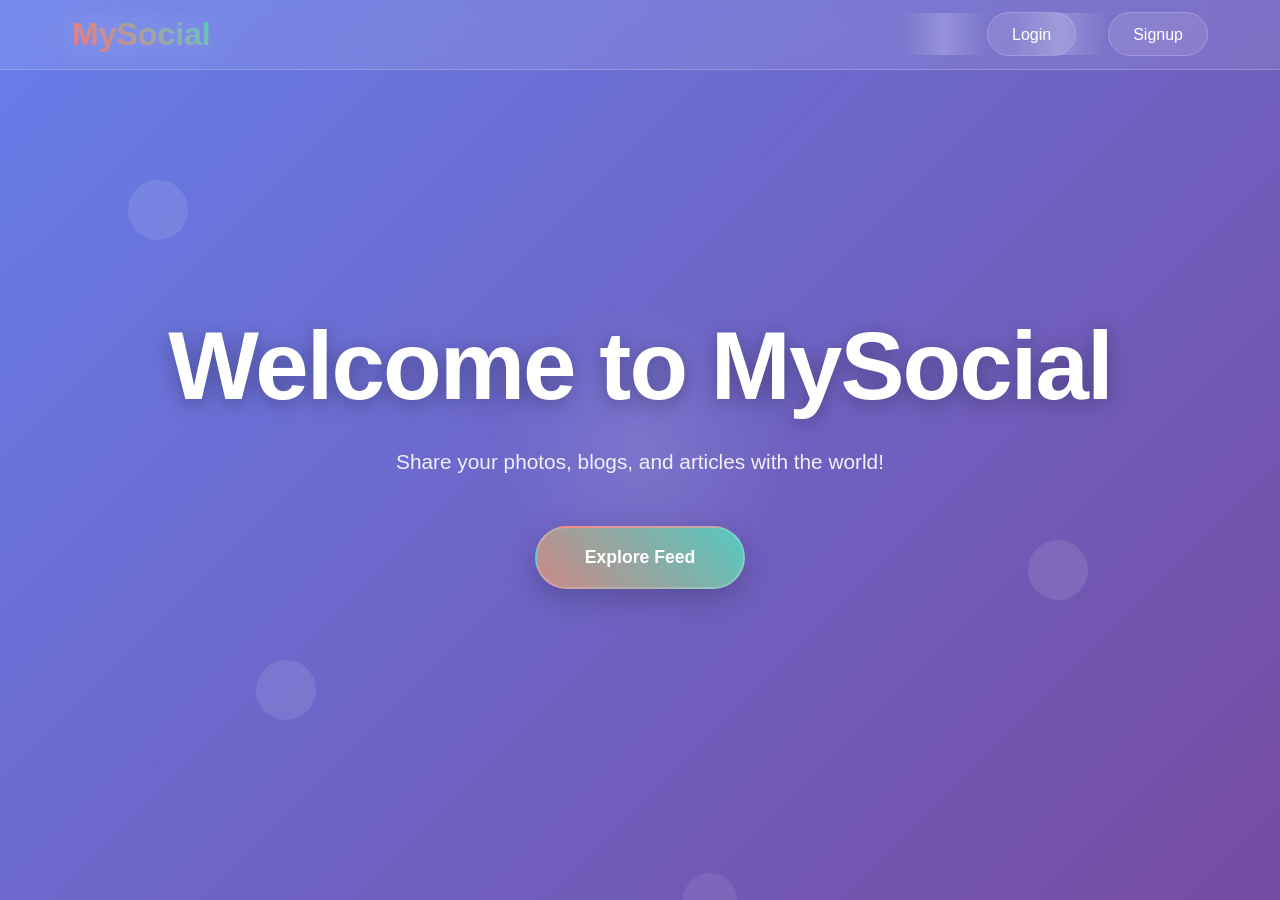
<file: frontend/index.html>
<!DOCTYPE html>
<html lang="en">
<head>
    <meta charset="UTF-8" />
    <meta name="viewport" content="width=device-width, initial-scale=1.0" />
    <title>MySocial</title>
    <style>
        * {
            margin: 0;
            padding: 0;
            box-sizing: border-box;
        }

        body {
            font-family: 'Inter', -apple-system, BlinkMacSystemFont, 'Segoe UI', Roboto, sans-serif;
            background: linear-gradient(135deg, #667eea 0%, #764ba2 100%);
            min-height: 100vh;
            color: #333;
            overflow-x: hidden;
        }

        /* Animated background elements */
        body::before {
            content: '';
            position: fixed;
            top: -50%;
            left: -50%;
            width: 200%;
            height: 200%;
            background: url('data:image/svg+xml,<svg xmlns="http://www.w3.org/2000/svg" viewBox="0 0 100 100"><circle cx="25" cy="25" r="2" fill="rgba(255,255,255,0.1)"/><circle cx="75" cy="75" r="1.5" fill="rgba(255,255,255,0.08)"/><circle cx="50" cy="10" r="1" fill="rgba(255,255,255,0.12)"/></svg>');
            animation: float 20s infinite linear;
            pointer-events: none;
            z-index: -1;
        }

        @keyframes float {
            0% { transform: translate(0, 0) rotate(0deg); }
            100% { transform: translate(-50px, -50px) rotate(360deg); }
        }

        /* Header Styles */
        header {
            position: fixed;
            top: 0;
            width: 100%;
            z-index: 1000;
            backdrop-filter: blur(10px);
            background: rgba(255, 255, 255, 0.1);
            border-bottom: 1px solid rgba(255, 255, 255, 0.2);
            padding: 1rem 0;
            transition: all 0.3s ease;
        }

        .navbar {
            max-width: 1200px;
            margin: 0 auto;
            display: flex;
            justify-content: space-between;
            align-items: center;
            padding: 0 2rem;
        }

        .logo {
            font-size: 2rem;
            font-weight: bold;
            background: linear-gradient(45deg, #ff6b6b, #4ecdc4);
            -webkit-background-clip: text;
            -webkit-text-fill-color: transparent;
            background-clip: text;
            text-shadow: 0 0 30px rgba(255, 255, 255, 0.3);
            cursor: pointer;
            transition: transform 0.3s ease;
        }

        .logo:hover {
            transform: scale(1.05);
        }

        .nav-links {
            display: flex;
            list-style: none;
            gap: 2rem;
        }

        .nav-links a {
            color: white;
            text-decoration: none;
            font-weight: 500;
            padding: 0.8rem 1.5rem;
            border-radius: 50px;
            background: rgba(255, 255, 255, 0.1);
            backdrop-filter: blur(10px);
            border: 1px solid rgba(255, 255, 255, 0.2);
            transition: all 0.3s cubic-bezier(0.4, 0, 0.2, 1);
            position: relative;
            overflow: hidden;
        }

        .nav-links a::before {
            content: '';
            position: absolute;
            top: 0;
            left: -100%;
            width: 100%;
            height: 100%;
            background: linear-gradient(90deg, transparent, rgba(255, 255, 255, 0.2), transparent);
            transition: left 0.5s ease;
        }

        .nav-links a:hover::before {
            left: 100%;
        }

        .nav-links a:hover {
            transform: translateY(-2px);
            background: rgba(255, 255, 255, 0.2);
            box-shadow: 0 10px 20px rgba(0, 0, 0, 0.1);
        }

        /* Main Content */
        main {
            display: flex;
            flex-direction: column;
            justify-content: center;
            align-items: center;
            min-height: 100vh;
            text-align: center;
            padding: 0 2rem;
            position: relative;
        }

        main::before {
            content: '';
            position: absolute;
            width: 300px;
            height: 300px;
            background: radial-gradient(circle, rgba(255, 255, 255, 0.1) 0%, transparent 70%);
            border-radius: 50%;
            top: 50%;
            left: 50%;
            transform: translate(-50%, -50%);
            animation: pulse 4s ease-in-out infinite;
            z-index: -1;
        }

        @keyframes pulse {
            0%, 100% { transform: translate(-50%, -50%) scale(1); opacity: 0.5; }
            50% { transform: translate(-50%, -50%) scale(1.2); opacity: 0.8; }
        }

        h1 {
            font-size: clamp(3rem, 8vw, 6rem);
            font-weight: 800;
            color: white;
            margin-bottom: 1.5rem;
            text-shadow: 0 4px 20px rgba(0, 0, 0, 0.3);
            letter-spacing: -0.02em;
            animation: slideUp 1s ease-out;
        }

        @keyframes slideUp {
            from {
                opacity: 0;
                transform: translateY(50px);
            }
            to {
                opacity: 1;
                transform: translateY(0);
            }
        }

        p {
            font-size: 1.3rem;
            color: rgba(255, 255, 255, 0.9);
            margin-bottom: 3rem;
            max-width: 600px;
            line-height: 1.6;
            animation: slideUp 1s ease-out 0.2s both;
        }

        .btn {
            display: inline-block;
            background: linear-gradient(45deg, #ff6b6b, #4ecdc4, #45b7d1);
            background-size: 300% 300%;
            color: white;
            text-decoration: none;
            padding: 1.2rem 3rem;
            border-radius: 50px;
            font-weight: 600;
            font-size: 1.1rem;
            transition: all 0.4s cubic-bezier(0.4, 0, 0.2, 1);
            box-shadow: 0 10px 30px rgba(0, 0, 0, 0.2);
            border: 2px solid rgba(255, 255, 255, 0.2);
            position: relative;
            overflow: hidden;
            animation: slideUp 1s ease-out 0.4s both;
        }

        .btn::before {
            content: '';
            position: absolute;
            top: 0;
            left: -100%;
            width: 100%;
            height: 100%;
            background: linear-gradient(90deg, transparent, rgba(255, 255, 255, 0.3), transparent);
            transition: left 0.6s ease;
        }

        .btn:hover::before {
            left: 100%;
        }

        .btn:hover {
            transform: translateY(-5px) scale(1.05);
            box-shadow: 0 20px 40px rgba(0, 0, 0, 0.3);
            background-position: 100% 0;
            animation: gradientShift 2s ease infinite;
        }

        @keyframes gradientShift {
            0%, 100% { background-position: 0% 50%; }
            50% { background-position: 100% 50%; }
        }

        .btn:active {
            transform: translateY(-2px) scale(1.02);
        }

        /* Floating elements */
        .floating-element {
            position: absolute;
            width: 60px;
            height: 60px;
            background: rgba(255, 255, 255, 0.1);
            border-radius: 50%;
            animation: float-around 15s infinite ease-in-out;
        }

        .floating-element:nth-child(1) {
            top: 20%;
            left: 10%;
            animation-delay: 0s;
        }

        .floating-element:nth-child(2) {
            top: 60%;
            right: 15%;
            animation-delay: -5s;
        }

        .floating-element:nth-child(3) {
            bottom: 20%;
            left: 20%;
            animation-delay: -10s;
        }

        @keyframes float-around {
            0%, 100% { transform: translateY(0px) rotate(0deg); }
            33% { transform: translateY(-30px) rotate(120deg); }
            66% { transform: translateY(20px) rotate(240deg); }
        }

        /* Responsive Design */
        @media (max-width: 768px) {
            .navbar {
                padding: 0 1rem;
            }

            .nav-links {
                gap: 1rem;
            }

            .nav-links a {
                padding: 0.6rem 1rem;
                font-size: 0.9rem;
            }

            .logo {
                font-size: 1.5rem;
            }

            main {
                padding: 0 1rem;
            }

            p {
                font-size: 1.1rem;
            }

            .btn {
                padding: 1rem 2rem;
                font-size: 1rem;
            }
        }

        @media (max-width: 480px) {
            .nav-links {
                gap: 0.5rem;
            }

            .nav-links a {
                padding: 0.5rem 0.8rem;
                font-size: 0.8rem;
            }

            h1 {
                font-size: 2.5rem;
            }

            p {
                font-size: 1rem;
                margin-bottom: 2rem;
            }

            .btn {
                padding: 0.9rem 1.8rem;
            }
        }
    </style>
</head>
<body>
    <div class="floating-element"></div>
    <div class="floating-element"></div>
    <div class="floating-element"></div>

    <header>
        <nav class="navbar">
            <div class="logo">MySocial</div>
            <ul class="nav-links">
                <li><a href="login.html">Login</a></li>
                <li><a href="signup.html">Signup</a></li>
            </ul>
        </nav>
    </header>

    <main>
        <h1>Welcome to MySocial</h1>
        <p>Share your photos, blogs, and articles with the world!</p>
        <a href="feed.html" class="btn">Explore Feed</a>
    </main>
</body>
</html>
</file>
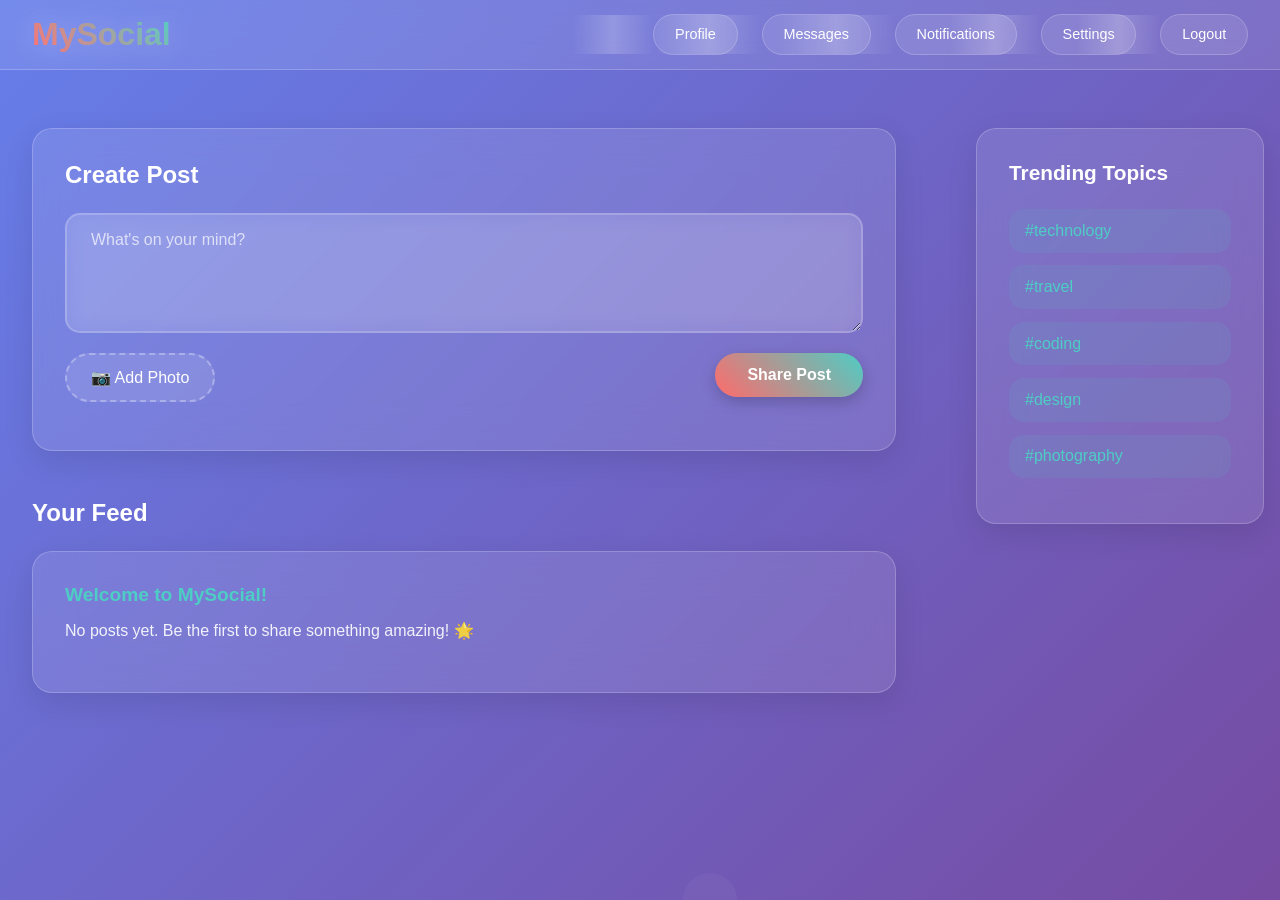
<file: frontend/feed.html>
<!DOCTYPE html>
<html lang="en">
<head>
    <meta charset="UTF-8" />
    <meta name="viewport" content="width=device-width, initial-scale=1.0" />
    <title>Feed - MySocial</title>
    <style>
        * {
            margin: 0;
            padding: 0;
            box-sizing: border-box;
        }

        body {
            font-family: 'Inter', -apple-system, BlinkMacSystemFont, 'Segoe UI', Roboto, sans-serif;
            background: linear-gradient(135deg, #667eea 0%, #764ba2 100%);
            min-height: 100vh;
            color: #333;
            overflow-x: hidden;
        }

        /* Animated background elements */
        body::before {
            content: '';
            position: fixed;
            top: -50%;
            left: -50%;
            width: 200%;
            height: 200%;
            background: url('data:image/svg+xml,<svg xmlns="http://www.w3.org/2000/svg" viewBox="0 0 100 100"><circle cx="25" cy="25" r="2" fill="rgba(255,255,255,0.05)"/><circle cx="75" cy="75" r="1.5" fill="rgba(255,255,255,0.04)"/><circle cx="50" cy="10" r="1" fill="rgba(255,255,255,0.06)"/></svg>');
            animation: float 25s infinite linear;
            pointer-events: none;
            z-index: -1;
        }

        @keyframes float {
            0% { transform: translate(0, 0) rotate(0deg); }
            100% { transform: translate(-50px, -50px) rotate(360deg); }
        }

        /* Header Styles */
        header {
            position: fixed;
            top: 0;
            width: 100%;
            z-index: 1000;
            backdrop-filter: blur(15px);
            background: rgba(255, 255, 255, 0.1);
            border-bottom: 1px solid rgba(255, 255, 255, 0.2);
            padding: 1rem 0;
        }

        .navbar {
            max-width: 1400px;
            margin: 0 auto;
            display: flex;
            justify-content: space-between;
            align-items: center;
            padding: 0 2rem;
        }

        .logo {
            font-size: 2rem;
            font-weight: bold;
            background: linear-gradient(45deg, #ff6b6b, #4ecdc4);
            -webkit-background-clip: text;
            -webkit-text-fill-color: transparent;
            background-clip: text;
            text-shadow: 0 0 30px rgba(255, 255, 255, 0.3);
            cursor: pointer;
            transition: transform 0.3s ease;
        }

        .logo:hover {
            transform: scale(1.05);
        }

        .nav-links {
            display: flex;
            list-style: none;
            gap: 1.5rem;
        }

        .nav-links a {
            color: white;
            text-decoration: none;
            font-weight: 500;
            padding: 0.7rem 1.3rem;
            border-radius: 25px;
            background: rgba(255, 255, 255, 0.1);
            backdrop-filter: blur(10px);
            border: 1px solid rgba(255, 255, 255, 0.2);
            transition: all 0.3s cubic-bezier(0.4, 0, 0.2, 1);
            position: relative;
            overflow: hidden;
            font-size: 0.9rem;
        }

        .nav-links a::before {
            content: '';
            position: absolute;
            top: 0;
            left: -100%;
            width: 100%;
            height: 100%;
            background: linear-gradient(90deg, transparent, rgba(255, 255, 255, 0.2), transparent);
            transition: left 0.5s ease;
        }

        .nav-links a:hover::before {
            left: 100%;
        }

        .nav-links a:hover {
            transform: translateY(-2px);
            background: rgba(255, 255, 255, 0.2);
            box-shadow: 0 8px 20px rgba(0, 0, 0, 0.1);
        }

        /* Main Layout */
        main {
            display: flex;
            max-width: 1400px;
            margin: 0 auto;
            padding-top: 6rem;
            gap: 2rem;
            min-height: 100vh;
        }

        /* Main Content Section */
        section {
            flex: 3;
            padding: 2rem;
        }

        /* Create Post Form */
        .create-post {
            background: rgba(255, 255, 255, 0.1);
            backdrop-filter: blur(20px);
            border-radius: 20px;
            border: 1px solid rgba(255, 255, 255, 0.2);
            padding: 2rem;
            margin-bottom: 2rem;
            box-shadow: 0 10px 30px rgba(0, 0, 0, 0.1);
            animation: slideUp 0.6s ease-out;
        }

        @keyframes slideUp {
            from {
                opacity: 0;
                transform: translateY(20px);
            }
            to {
                opacity: 1;
                transform: translateY(0);
            }
        }

        .create-post h2 {
            color: white;
            font-size: 1.5rem;
            margin-bottom: 1.5rem;
            font-weight: 600;
        }

        #postText {
            width: 100%;
            min-height: 120px;
            padding: 1rem 1.5rem;
            border: 2px solid rgba(255, 255, 255, 0.2);
            border-radius: 15px;
            background: rgba(255, 255, 255, 0.1);
            backdrop-filter: blur(10px);
            color: white;
            font-size: 1rem;
            font-family: inherit;
            resize: vertical;
            transition: all 0.3s ease;
            outline: none;
            margin-bottom: 1rem;
        }

        #postText:focus {
            border-color: rgba(255, 255, 255, 0.4);
            background: rgba(255, 255, 255, 0.15);
            box-shadow: 0 5px 15px rgba(0, 0, 0, 0.1);
        }

        #postText::placeholder {
            color: rgba(255, 255, 255, 0.7);
        }

        .file-upload {
            position: relative;
            display: inline-block;
            margin-bottom: 1rem;
        }

        #postImage {
            position: absolute;
            opacity: 0;
            width: 100%;
            height: 100%;
            cursor: pointer;
        }

        .file-upload-btn {
            background: rgba(255, 255, 255, 0.1);
            color: white;
            padding: 0.8rem 1.5rem;
            border-radius: 25px;
            border: 2px dashed rgba(255, 255, 255, 0.3);
            cursor: pointer;
            transition: all 0.3s ease;
            display: inline-block;
            font-family: inherit;
        }

        .file-upload-btn:hover {
            background: rgba(255, 255, 255, 0.15);
            border-color: rgba(255, 255, 255, 0.5);
            transform: translateY(-2px);
        }

        .post-btn {
            background: linear-gradient(45deg, #ff6b6b, #4ecdc4);
            color: white;
            border: none;
            padding: 0.8rem 2rem;
            border-radius: 25px;
            font-weight: 600;
            font-size: 1rem;
            cursor: pointer;
            transition: all 0.3s ease;
            box-shadow: 0 5px 15px rgba(0, 0, 0, 0.2);
            float: right;
        }

        .post-btn:hover {
            transform: translateY(-2px);
            box-shadow: 0 8px 25px rgba(0, 0, 0, 0.3);
        }

        /* Feed Section */
        .feed-header {
            color: white;
            font-size: 1.5rem;
            margin-bottom: 1.5rem;
            font-weight: 600;
            clear: both;
            padding-top: 1rem;
        }

        /* Post Styles */
        .post {
            background: rgba(255, 255, 255, 0.1);
            backdrop-filter: blur(20px);
            border-radius: 20px;
            border: 1px solid rgba(255, 255, 255, 0.2);
            padding: 2rem;
            margin-bottom: 1.5rem;
            box-shadow: 0 10px 30px rgba(0, 0, 0, 0.1);
            transition: all 0.3s ease;
            animation: fadeIn 0.5s ease-out;
        }

        @keyframes fadeIn {
            from {
                opacity: 0;
                transform: translateY(20px);
            }
            to {
                opacity: 1;
                transform: translateY(0);
            }
        }

        .post:hover {
            transform: translateY(-2px);
            box-shadow: 0 15px 40px rgba(0, 0, 0, 0.15);
        }

        .post h3 {
            color: #4ecdc4;
            font-size: 1.2rem;
            margin-bottom: 0.8rem;
            font-weight: 600;
        }

        .post p {
            color: rgba(255, 255, 255, 0.9);
            line-height: 1.6;
            margin-bottom: 1rem;
        }

        .post img {
            width: 100%;
            max-height: 400px;
            object-fit: cover;
            border-radius: 15px;
            margin: 1rem 0;
            box-shadow: 0 5px 15px rgba(0, 0, 0, 0.2);
        }

        .post-stats {
            color: rgba(255, 255, 255, 0.7);
            font-size: 0.9rem;
            margin: 1rem 0;
            padding: 0.8rem;
            background: rgba(255, 255, 255, 0.05);
            border-radius: 10px;
        }

        .actions {
            display: flex;
            gap: 1rem;
            margin: 1rem 0;
        }

        .actions button {
            background: rgba(255, 255, 255, 0.1);
            color: white;
            border: 1px solid rgba(255, 255, 255, 0.2);
            padding: 0.6rem 1.2rem;
            border-radius: 20px;
            cursor: pointer;
            transition: all 0.3s ease;
            font-family: inherit;
            font-size: 0.9rem;
        }

        .actions button:hover {
            background: rgba(255, 255, 255, 0.2);
            transform: translateY(-2px);
            box-shadow: 0 5px 15px rgba(0, 0, 0, 0.1);
        }

        /* Comment Box */
        .comment-box {
            margin: 1rem 0;
            display: flex;
            gap: 1rem;
            align-items: center;
        }

        .comment-box input {
            flex: 1;
            padding: 0.8rem 1rem;
            border: 1px solid rgba(255, 255, 255, 0.2);
            border-radius: 20px;
            background: rgba(255, 255, 255, 0.1);
            color: white;
            outline: none;
            transition: all 0.3s ease;
        }

        .comment-box input:focus {
            border-color: rgba(255, 255, 255, 0.4);
            background: rgba(255, 255, 255, 0.15);
        }

        .comment-box input::placeholder {
            color: rgba(255, 255, 255, 0.6);
        }

        .comment-box button {
            background: linear-gradient(45deg, #ff6b6b, #4ecdc4);
            color: white;
            border: none;
            padding: 0.8rem 1.5rem;
            border-radius: 20px;
            cursor: pointer;
            transition: all 0.3s ease;
            font-weight: 500;
        }

        .comment-box button:hover {
            transform: translateY(-2px);
            box-shadow: 0 5px 15px rgba(0, 0, 0, 0.2);
        }

        /* Comments */
        .comments {
            margin-top: 1rem;
            padding-top: 1rem;
            border-top: 1px solid rgba(255, 255, 255, 0.1);
        }

        .comments p {
            background: rgba(255, 255, 255, 0.05);
            padding: 0.8rem;
            border-radius: 10px;
            margin: 0.5rem 0;
            font-size: 0.9rem;
        }

        .comments b {
            color: #4ecdc4;
        }

        /* Sidebar */
        .sidebar {
            flex: 1;
            padding: 2rem 1rem;
            position: sticky;
            top: 6rem;
            height: fit-content;
        }

        .trending-card {
            background: rgba(255, 255, 255, 0.1);
            backdrop-filter: blur(20px);
            border-radius: 20px;
            border: 1px solid rgba(255, 255, 255, 0.2);
            padding: 2rem;
            box-shadow: 0 10px 30px rgba(0, 0, 0, 0.1);
            animation: slideUp 0.8s ease-out;
        }

        .trending-card h3 {
            color: white;
            font-size: 1.3rem;
            margin-bottom: 1.5rem;
            font-weight: 600;
        }

        .trending-card p {
            color: #4ecdc4;
            background: rgba(78, 205, 196, 0.1);
            padding: 0.8rem 1rem;
            border-radius: 15px;
            margin: 0.8rem 0;
            cursor: pointer;
            transition: all 0.3s ease;
            font-weight: 500;
        }

        .trending-card p:hover {
            background: rgba(78, 205, 196, 0.2);
            transform: translateX(5px);
        }

        /* Responsive Design */
        @media (max-width: 1024px) {
            main {
                flex-direction: column;
                padding-top: 5rem;
            }

            .sidebar {
                position: static;
                padding: 1rem;
            }

            .navbar {
                padding: 0 1rem;
            }

            .nav-links {
                gap: 1rem;
            }

            .nav-links a {
                padding: 0.5rem 1rem;
                font-size: 0.85rem;
            }
        }

        @media (max-width: 768px) {
            .navbar {
                flex-direction: column;
                gap: 1rem;
                padding: 1rem;
            }

            .nav-links {
                flex-wrap: wrap;
                justify-content: center;
                gap: 0.5rem;
            }

            main {
                padding-top: 8rem;
                gap: 1rem;
            }

            section {
                padding: 1rem;
            }

            .create-post, .post, .trending-card {
                padding: 1.5rem;
            }

            .actions {
                flex-direction: column;
                gap: 0.5rem;
            }

            .comment-box {
                flex-direction: column;
                align-items: stretch;
            }

            .comment-box button {
                align-self: flex-end;
                width: fit-content;
            }
        }

        @media (max-width: 480px) {
            .logo {
                font-size: 1.5rem;
            }

            .create-post, .post, .trending-card {
                padding: 1rem;
                border-radius: 15px;
            }

            .create-post h2, .feed-header {
                font-size: 1.3rem;
            }

            #postText {
                min-height: 100px;
            }
        }

        /* Hide default br tags */
        br {
            display: none;
        }

        /* Loading animation */
        .loading {
            display: inline-block;
            width: 20px;
            height: 20px;
            border: 3px solid rgba(255, 255, 255, 0.3);
            border-radius: 50%;
            border-top-color: #fff;
            animation: spin 1s ease-in-out infinite;
        }

        @keyframes spin {
            to { transform: rotate(360deg); }
        }
    </style>
</head>
<body>
    <header>
        <nav class="navbar">
            <div class="logo" onclick="window.location.href='feed.html'" style="cursor:pointer;">
                MySocial
            </div>
            <ul class="nav-links">
                <li><a href="profile.html">Profile</a></li>
                <li><a href="messages.html">Messages</a></li>
                <li><a href="notifications.html">Notifications</a></li>
                <li><a href="settings.html">Settings</a></li>
                <li><a href="index.html">Logout</a></li>
            </ul>
        </nav>
    </header>

    <main>
        <section>
            <div class="create-post">
                <h2>Create Post</h2>
                <form id="postForm">
                    <textarea id="postText" placeholder="What's on your mind?" required></textarea>
                    <div class="file-upload">
                        <input type="file" id="postImage" accept="image/*" />
                        <div class="file-upload-btn">📷 Add Photo</div>
                    </div>
                    <button type="submit" class="post-btn">Share Post</button>
                </form>
            </div>

            <h2 class="feed-header">Your Feed</h2>
            <div id="feed"></div>
        </section>

        <aside class="sidebar">
            <div class="trending-card">
                <h3>Trending Topics</h3>
                <p onclick="searchTag('technology')">#technology</p>
                <p onclick="searchTag('travel')">#travel</p>
                <p onclick="searchTag('coding')">#coding</p>
                <p onclick="searchTag('design')">#design</p>
                <p onclick="searchTag('photography')">#photography</p>
            </div>
        </aside>
    </main>

    <script>
        const postForm = document.getElementById("postForm");
        const postText = document.getElementById("postText");
        const postImage = document.getElementById("postImage");
        const feed = document.getElementById("feed");
        const fileUploadBtn = document.querySelector(".file-upload-btn");

        // Update file upload button text when file is selected
        postImage.addEventListener("change", function() {
            if (this.files && this.files[0]) {
                fileUploadBtn.textContent = `📷 ${this.files[0].name}`;
            } else {
                fileUploadBtn.textContent = "📷 Add Photo";
            }
        });

        function loadPosts() {
            feed.innerHTML = "";
            let posts = JSON.parse(localStorage.getItem("posts")) || [];

            if (posts.length === 0) {
                feed.innerHTML = `
                    <div class="post">
                        <h3>Welcome to MySocial!</h3>
                        <p>No posts yet. Be the first to share something amazing! 🌟</p>
                    </div>
                `;
                return;
            }

            posts.reverse().forEach((post, index) => {
                let div = document.createElement("div");
                div.className = "post";
                div.innerHTML = `
                    <h3>@${post.user}</h3>
                    <p>${post.text}</p>
                    ${post.image ? `<img src="${post.image}" alt="Post Image" loading="lazy"/>` : ""}
                    <div class="post-stats" id="stats-${index}">
                        ❤️ ${post.likes} Likes | 💬 ${post.comments.length} Comments
                    </div>
                    <div class="actions">
                        <button onclick="likePost(${posts.length - 1 - index})">❤️ Like</button>
                        <button onclick="toggleCommentBox(${index})">💬 Comment</button>
                    </div>
                    <div class="comment-box" id="commentBox-${index}" style="display:none;">
                        <input type="text" id="commentInput-${index}" placeholder="Write a comment..." />
                        <button onclick="addComment(${posts.length - 1 - index}, ${index})">Post</button>
                    </div>
                    <div class="comments" id="comments-${index}">
                        ${post.comments.map(c => `<p><b>@${c.user}</b>: ${c.text}</p>`).join("")}
                    </div>
                `;
                feed.appendChild(div);

                // Add staggered animation delay
                setTimeout(() => {
                    div.style.opacity = "1";
                    div.style.transform = "translateY(0)";
                }, index * 100);
            });
        }

        postForm.addEventListener("submit", function (e) {
            e.preventDefault();

            let text = postText.value.trim();
            if (!text) return;

            let imageFile = postImage.files[0];
            const submitBtn = postForm.querySelector('.post-btn');
            const originalText = submitBtn.textContent;
            
            // Show loading state
            submitBtn.innerHTML = '<div class="loading"></div> Posting...';
            submitBtn.disabled = true;

            let reader = new FileReader();
            reader.onloadend = function () {
                setTimeout(() => { // Add slight delay for better UX
                    let newPost = {
                        user: JSON.parse(localStorage.getItem("user"))?.username || "guest",
                        text,
                        image: imageFile ? reader.result : null,
                        likes: 0,
                        comments: [],
                        timestamp: new Date().toISOString()
                    };

                    let posts = JSON.parse(localStorage.getItem("posts")) || [];
                    posts.push(newPost);
                    localStorage.setItem("posts", JSON.stringify(posts));

                    postText.value = "";
                    postImage.value = "";
                    fileUploadBtn.textContent = "📷 Add Photo";
                    
                    // Reset button
                    submitBtn.textContent = originalText;
                    submitBtn.disabled = false;
                    
                    loadPosts();
                    
                    // Success animation
                    const createPost = document.querySelector('.create-post');
                    createPost.style.transform = 'scale(1.02)';
                    setTimeout(() => {
                        createPost.style.transform = 'scale(1)';
                    }, 200);
                }, 800);
            };

            if (imageFile) {
                reader.readAsDataURL(imageFile);
            } else {
                reader.onloadend();
            }
        });

        // Like post with animation
        function likePost(index) {
            let posts = JSON.parse(localStorage.getItem("posts")) || [];
            posts[index].likes++;
            localStorage.setItem("posts", JSON.stringify(posts));
            
            // Update stats with animation
            const statsEl = document.querySelector(`#stats-${posts.length - 1 - index}`);
            if (statsEl) {
                statsEl.style.transform = 'scale(1.1)';
                statsEl.style.color = '#ff6b6b';
                setTimeout(() => {
                    statsEl.style.transform = 'scale(1)';
                    statsEl.style.color = '';
                }, 300);
            }
            
            loadPosts();
        }

        // Toggle comment box with smooth animation
        function toggleCommentBox(renderIndex) {
            let box = document.querySelector(`#commentBox-${renderIndex}`);
            if (box) {
                if (box.style.display === "none" || !box.style.display) {
                    box.style.display = "flex";
                    box.style.opacity = "0";
                    box.style.transform = "translateY(-10px)";
                    setTimeout(() => {
                        box.style.opacity = "1";
                        box.style.transform = "translateY(0)";
                        box.querySelector('input').focus();
                    }, 50);
                } else {
                    box.style.opacity = "0";
                    box.style.transform = "translateY(-10px)";
                    setTimeout(() => {
                        box.style.display = "none";
                    }, 300);
                }
            }
        }

        // Add comment with Enter key support
        function addComment(index, renderIndex) {
            let input = document.getElementById(`commentInput-${renderIndex}`);
            let text = input.value.trim();
            if (text === "") return;

            let posts = JSON.parse(localStorage.getItem("posts")) || [];
            let currentUser = JSON.parse(localStorage.getItem("user"))?.username || "guest";

            posts[index].comments.push({ user: currentUser, text, timestamp: new Date().toISOString() });
            localStorage.setItem("posts", JSON.stringify(posts));

            input.value = "";
            loadPosts();
        }

        // Add Enter key support for comments
        document.addEventListener('keypress', function(e) {
            if (e.target.id && e.target.id.startsWith('commentInput-') && e.key === 'Enter') {
                const renderIndex = e.target.id.split('-')[1];
                const posts = JSON.parse(localStorage.getItem("posts")) || [];
                const index = posts.length - 1 - parseInt(renderIndex);
                addComment(index, parseInt(renderIndex));
            }
        });

        // Search functionality for trending tags
        function searchTag(tag) {
            const posts = document.querySelectorAll('.post p');
            posts.forEach(post => {
                const parent = post.closest('.post');
                if (post.textContent.toLowerCase().includes(tag.toLowerCase())) {
                    parent.style.border = '2px solid #4ecdc4';
                    parent.scrollIntoView({ behavior: 'smooth', block: 'center' });
                    setTimeout(() => {
                        parent.style.border = '1px solid rgba(255, 255, 255, 0.2)';
                    }, 3000);
                }
            });
        }

        // Auto-resize textarea
        postText.addEventListener('input', function() {
            this.style.height = 'auto';
            this.style.height = Math.max(120, this.scrollHeight) + 'px';
        });

        // Initial load
        loadPosts();

        // Add welcome animation on page load
        document.addEventListener('DOMContentLoaded', function() {
            const elements = document.querySelectorAll('.create-post, .trending-card');
            elements.forEach((el, index) => {
                el.style.opacity = '0';
                el.style.transform = 'translateY(20px)';
                setTimeout(() => {
                    el.style.opacity = '1';
                    el.style.transform = 'translateY(0)';
                }, index * 200);
            });
        });
    </script>
</body>
</html>
</file>
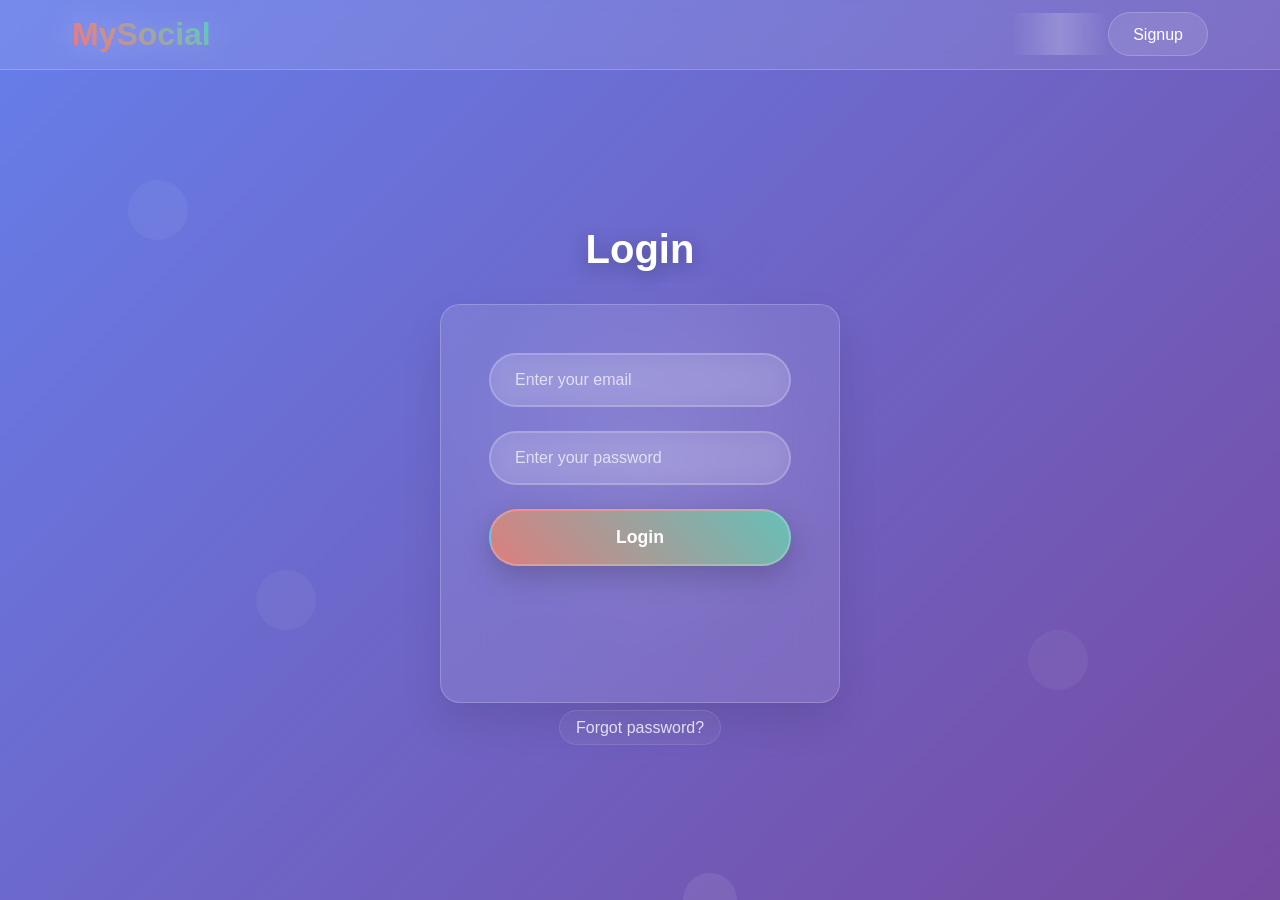
<file: frontend/login.html>
<!DOCTYPE html>
<html lang="en">
<head>
    <meta charset="UTF-8" />
    <meta name="viewport" content="width=device-width, initial-scale=1.0" />
    <title>Login - MySocial</title>
    <style>
        * {
            margin: 0;
            padding: 0;
            box-sizing: border-box;
        }

        body {
            font-family: 'Inter', -apple-system, BlinkMacSystemFont, 'Segoe UI', Roboto, sans-serif;
            background: linear-gradient(135deg, #667eea 0%, #764ba2 100%);
            min-height: 100vh;
            color: #333;
            overflow-x: hidden;
            display: flex;
            flex-direction: column;
        }

        /* Animated background elements */
        body::before {
            content: '';
            position: fixed;
            top: -50%;
            left: -50%;
            width: 200%;
            height: 200%;
            background: url('data:image/svg+xml,<svg xmlns="http://www.w3.org/2000/svg" viewBox="0 0 100 100"><circle cx="25" cy="25" r="2" fill="rgba(255,255,255,0.1)"/><circle cx="75" cy="75" r="1.5" fill="rgba(255,255,255,0.08)"/><circle cx="50" cy="10" r="1" fill="rgba(255,255,255,0.12)"/></svg>');
            animation: float 20s infinite linear;
            pointer-events: none;
            z-index: -1;
        }

        @keyframes float {
            0% { transform: translate(0, 0) rotate(0deg); }
            100% { transform: translate(-50px, -50px) rotate(360deg); }
        }

        /* Header Styles */
        header {
            position: fixed;
            top: 0;
            width: 100%;
            z-index: 1000;
            backdrop-filter: blur(10px);
            background: rgba(255, 255, 255, 0.1);
            border-bottom: 1px solid rgba(255, 255, 255, 0.2);
            padding: 1rem 0;
        }

        .navbar {
            max-width: 1200px;
            margin: 0 auto;
            display: flex;
            justify-content: space-between;
            align-items: center;
            padding: 0 2rem;
        }

        .logo {
            font-size: 2rem;
            font-weight: bold;
            background: linear-gradient(45deg, #ff6b6b, #4ecdc4);
            -webkit-background-clip: text;
            -webkit-text-fill-color: transparent;
            background-clip: text;
            text-shadow: 0 0 30px rgba(255, 255, 255, 0.3);
            cursor: pointer;
            transition: transform 0.3s ease;
        }

        .logo:hover {
            transform: scale(1.05);
        }

        .nav-links {
            display: flex;
            list-style: none;
            gap: 2rem;
        }

        .nav-links a {
            color: white;
            text-decoration: none;
            font-weight: 500;
            padding: 0.8rem 1.5rem;
            border-radius: 50px;
            background: rgba(255, 255, 255, 0.1);
            backdrop-filter: blur(10px);
            border: 1px solid rgba(255, 255, 255, 0.2);
            transition: all 0.3s cubic-bezier(0.4, 0, 0.2, 1);
            position: relative;
            overflow: hidden;
        }

        .nav-links a::before {
            content: '';
            position: absolute;
            top: 0;
            left: -100%;
            width: 100%;
            height: 100%;
            background: linear-gradient(90deg, transparent, rgba(255, 255, 255, 0.2), transparent);
            transition: left 0.5s ease;
        }

        .nav-links a:hover::before {
            left: 100%;
        }

        .nav-links a:hover {
            transform: translateY(-2px);
            background: rgba(255, 255, 255, 0.2);
            box-shadow: 0 10px 20px rgba(0, 0, 0, 0.1);
        }

        /* Form Container */
        .form-container {
            flex: 1;
            display: flex;
            flex-direction: column;
            justify-content: center;
            align-items: center;
            padding: 6rem 2rem 2rem;
            min-height: 100vh;
            position: relative;
        }

        .form-container::before {
            content: '';
            position: absolute;
            width: 400px;
            height: 400px;
            background: radial-gradient(circle, rgba(255, 255, 255, 0.1) 0%, transparent 70%);
            border-radius: 50%;
            top: 50%;
            left: 50%;
            transform: translate(-50%, -50%);
            animation: pulse 4s ease-in-out infinite;
            z-index: -1;
        }

        @keyframes pulse {
            0%, 100% { transform: translate(-50%, -50%) scale(1); opacity: 0.3; }
            50% { transform: translate(-50%, -50%) scale(1.2); opacity: 0.6; }
        }

        h2 {
            font-size: 2.5rem;
            font-weight: 700;
            color: white;
            margin-bottom: 2rem;
            text-align: center;
            text-shadow: 0 4px 20px rgba(0, 0, 0, 0.3);
            animation: slideUp 0.8s ease-out;
        }

        @keyframes slideUp {
            from {
                opacity: 0;
                transform: translateY(30px);
            }
            to {
                opacity: 1;
                transform: translateY(0);
            }
        }

        form {
            background: rgba(255, 255, 255, 0.1);
            backdrop-filter: blur(20px);
            padding: 3rem;
            border-radius: 20px;
            border: 1px solid rgba(255, 255, 255, 0.2);
            box-shadow: 0 20px 40px rgba(0, 0, 0, 0.1);
            width: 100%;
            max-width: 400px;
            animation: slideUp 0.8s ease-out 0.2s both;
        }

        input[type="email"],
        input[type="password"] {
            width: 100%;
            padding: 1rem 1.5rem;
            margin-bottom: 1.5rem;
            border: 2px solid rgba(255, 255, 255, 0.2);
            border-radius: 50px;
            background: rgba(255, 255, 255, 0.1);
            backdrop-filter: blur(10px);
            color: white;
            font-size: 1rem;
            font-family: inherit;
            transition: all 0.3s ease;
            outline: none;
        }

        input[type="email"]:focus,
        input[type="password"]:focus {
            border-color: rgba(255, 255, 255, 0.5);
            background: rgba(255, 255, 255, 0.15);
            transform: translateY(-2px);
            box-shadow: 0 10px 20px rgba(0, 0, 0, 0.1);
        }

        input::placeholder {
            color: rgba(255, 255, 255, 0.7);
        }

        button[type="submit"] {
            width: 100%;
            background: linear-gradient(45deg, #ff6b6b, #4ecdc4, #45b7d1);
            background-size: 300% 300%;
            color: white;
            border: none;
            padding: 1rem 2rem;
            border-radius: 50px;
            font-weight: 600;
            font-size: 1.1rem;
            font-family: inherit;
            cursor: pointer;
            transition: all 0.4s cubic-bezier(0.4, 0, 0.2, 1);
            box-shadow: 0 10px 30px rgba(0, 0, 0, 0.2);
            border: 2px solid rgba(255, 255, 255, 0.2);
            position: relative;
            overflow: hidden;
            margin-bottom: 1.5rem;
        }

        button[type="submit"]::before {
            content: '';
            position: absolute;
            top: 0;
            left: -100%;
            width: 100%;
            height: 100%;
            background: linear-gradient(90deg, transparent, rgba(255, 255, 255, 0.3), transparent);
            transition: left 0.6s ease;
        }

        button[type="submit"]:hover::before {
            left: 100%;
        }

        button[type="submit"]:hover {
            transform: translateY(-3px);
            box-shadow: 0 15px 35px rgba(0, 0, 0, 0.3);
            background-position: 100% 0;
            animation: gradientShift 2s ease infinite;
        }

        @keyframes gradientShift {
            0%, 100% { background-position: 0% 50%; }
            50% { background-position: 100% 50%; }
        }

        button[type="submit"]:active {
            transform: translateY(-1px);
        }

        /* Message Styles */
        #loginMessage {
            color: white;
            font-weight: 500;
            margin-bottom: 1rem;
            padding: 1rem;
            border-radius: 10px;
            background: rgba(255, 255, 255, 0.1);
            backdrop-filter: blur(10px);
            border: 1px solid rgba(255, 255, 255, 0.2);
            text-align: center;
            min-height: 3rem;
            display: flex;
            align-items: center;
            justify-content: center;
            opacity: 0;
            transform: translateY(10px);
            transition: all 0.3s ease;
        }

        #loginMessage.show {
            opacity: 1;
            transform: translateY(0);
        }

        #loginMessage.success {
            background: rgba(72, 187, 120, 0.2);
            border-color: rgba(72, 187, 120, 0.4);
            color: #68d391;
        }

        #loginMessage.error {
            background: rgba(245, 101, 101, 0.2);
            border-color: rgba(245, 101, 101, 0.4);
            color: #fc8181;
        }

        /* Forgot Password Link */
        .form-container > p:last-child {
            margin-top: 1rem;
            animation: slideUp 0.8s ease-out 0.4s both;
        }

        .form-container > p:last-child a {
            color: rgba(255, 255, 255, 0.8);
            text-decoration: none;
            font-weight: 500;
            transition: all 0.3s ease;
            padding: 0.5rem 1rem;
            border-radius: 20px;
            background: rgba(255, 255, 255, 0.05);
            border: 1px solid rgba(255, 255, 255, 0.1);
        }

        .form-container > p:last-child a:hover {
            color: white;
            background: rgba(255, 255, 255, 0.1);
            transform: translateY(-2px);
        }

        /* Floating elements */
        .floating-element {
            position: absolute;
            width: 60px;
            height: 60px;
            background: rgba(255, 255, 255, 0.05);
            border-radius: 50%;
            animation: float-around 15s infinite ease-in-out;
        }

        .floating-element:nth-child(1) {
            top: 20%;
            left: 10%;
            animation-delay: 0s;
        }

        .floating-element:nth-child(2) {
            top: 70%;
            right: 15%;
            animation-delay: -5s;
        }

        .floating-element:nth-child(3) {
            bottom: 30%;
            left: 20%;
            animation-delay: -10s;
        }

        @keyframes float-around {
            0%, 100% { transform: translateY(0px) rotate(0deg); }
            33% { transform: translateY(-20px) rotate(120deg); }
            66% { transform: translateY(15px) rotate(240deg); }
        }

        /* Responsive Design */
        @media (max-width: 768px) {
            .navbar {
                padding: 0 1rem;
            }

            .logo {
                font-size: 1.5rem;
            }

            .nav-links a {
                padding: 0.6rem 1rem;
                font-size: 0.9rem;
            }

            .form-container {
                padding: 5rem 1rem 1rem;
            }

            form {
                padding: 2rem;
                max-width: 350px;
            }

            h2 {
                font-size: 2rem;
            }
        }

        @media (max-width: 480px) {
            .form-container {
                padding: 4rem 1rem 1rem;
            }

            form {
                padding: 1.5rem;
                max-width: 300px;
            }

            h2 {
                font-size: 1.8rem;
                margin-bottom: 1.5rem;
            }

            input[type="email"],
            input[type="password"] {
                padding: 0.8rem 1.2rem;
                margin-bottom: 1rem;
            }

            button[type="submit"] {
                padding: 0.8rem 1.5rem;
                font-size: 1rem;
            }
        }

        /* Remove default br styles */
        br {
            display: none;
        }
    </style>
</head>
<body>
    <div class="floating-element"></div>
    <div class="floating-element"></div>
    <div class="floating-element"></div>

    <header>
        <nav class="navbar">
            <div class="logo">MySocial</div>
            <ul class="nav-links">
                <li><a href="signup.html">Signup</a></li>
            </ul>
        </nav>
    </header>

    <main class="form-container">
        <h2>Login</h2>
        <form id="loginForm">
            <input type="email" id="loginEmail" placeholder="Enter your email" required />
            <input type="password" id="loginPassword" placeholder="Enter your password" required />
            <button type="submit">Login</button>
            <p id="loginMessage"></p>
        </form>
        <p><a href="#">Forgot password?</a></p>
    </main>

    <script>
        const loginForm = document.getElementById("loginForm");
        const loginMessage = document.getElementById("loginMessage");

        // Enhanced form submission with better UX
        loginForm.addEventListener("submit", function (e) {
            e.preventDefault();
            
            // Add loading state
            const submitButton = loginForm.querySelector('button[type="submit"]');
            const originalText = submitButton.textContent;
            submitButton.textContent = 'Logging in...';
            submitButton.disabled = true;

            // Simulate loading delay for better UX
            setTimeout(() => {
                let email = document.getElementById("loginEmail").value;
                let password = document.getElementById("loginPassword").value;

                // Note: Using in-memory storage simulation instead of localStorage
                // In a real application, you'd use proper authentication
                let storedUser = null;
                try {
                    storedUser = JSON.parse(localStorage.getItem("user"));
                } catch (e) {
                    console.log("No stored user found");
                }

                loginMessage.classList.remove('success', 'error');
                
                if (storedUser && email === storedUser.email && password === storedUser.password) {
                    loginMessage.classList.add('success', 'show');
                    loginMessage.textContent = `Welcome back, ${storedUser.username}! 🎉`;
                    
                    // Redirect after success message
                    setTimeout(() => {
                        window.location.href = "feed.html";
                    }, 1500);
                } else {
                    loginMessage.classList.add('error', 'show');
                    loginMessage.textContent = "Invalid email or password!";
                    
                    // Reset form for retry
                    submitButton.textContent = originalText;
                    submitButton.disabled = false;
                }
            }, 1000);
        });

        // Add input animation effects
        const inputs = document.querySelectorAll('input');
        inputs.forEach(input => {
            input.addEventListener('focus', function() {
                this.style.transform = 'translateY(-2px)';
            });
            
            input.addEventListener('blur', function() {
                if (!this.value) {
                    this.style.transform = 'translateY(0)';
                }
            });
        });
    </script>
</body>
</html>
</file>
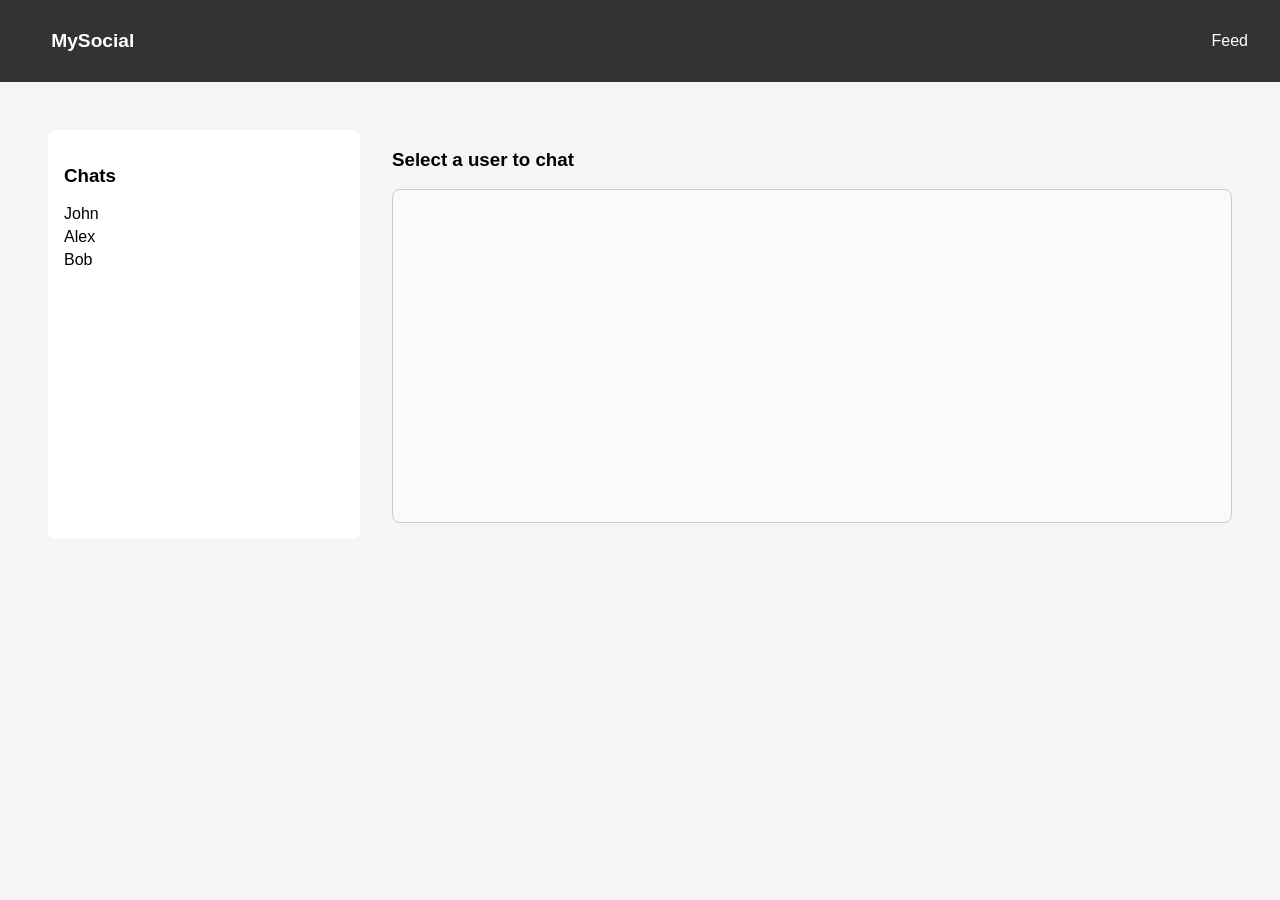
<file: frontend/messages.html>
<!DOCTYPE html>
<html lang="en">

<head>
  <meta charset="UTF-8" />
  <meta name="viewport" content="width=device-width, initial-scale=1.0" />
  <title>Messages</title>
  <link rel="stylesheet" href="style.css" />
  <style>
    .chat-box {
      border: 1px solid #ccc;
      padding: 1rem;
      height: 300px;
      overflow-y: auto;
      background: #fafafa;
      border-radius: 8px;
      margin-bottom: 1rem;
    }

    .msg {
      margin: 5px 0;
      padding: 8px;
      border-radius: 5px;
      max-width: 60%;
      clear: both;
    }

    .msg.sent {
      background: #d1f7d6;
      float: right;
      text-align: right;
    }

    .msg.received {
      background: #eee;
      float: left;
      text-align: left;
    }

    .chat-users p {
      cursor: pointer;
      margin: 5px 0;
    }

    .chat-users p:hover {
      font-weight: bold;
      color: #007bff;
    }
  </style>
</head>

<body>
  <header>
    <nav class="navbar">
      <div class="logo" onclick="window.location.href='feed.html'" style="cursor:pointer;">
        MySocial
      </div>
      <ul class="nav-links">
        <li><a href="feed.html">Feed</a></li>
      </ul>
    </nav>
  </header>

  <main style="display: flex">
    <aside class="sidebar chat-users" style="flex: 1; padding:1rem;">
      <h3>Chats</h3>
      <p onclick="openChat('user1')">John</p>
      <p onclick="openChat('user2')">Alex</p>
      <p onclick="openChat('user3')">Bob</p>
    </aside>

    <section style="flex: 3; padding: 1rem">
      <h3 id="chatHeader">Select a user to chat</h3>
      <div id="chatBox" class="chat-box"></div>

      <form id="chatForm" style="display:none;">
        <input type="text" id="chatInput" placeholder="Type a message..." required />
        <button type="submit">Send</button>
      </form>
    </section>
  </main>

  <script>
    let currentChatUser = null;

    // Load chats from localStorage
    function loadChats() {
      return JSON.parse(localStorage.getItem("chats")) || {};
    }

    // Save chats to localStorage
    function saveChats(chats) {
      localStorage.setItem("chats", JSON.stringify(chats));
    }

    // Open a chat
    function openChat(user) {
      currentChatUser = user;
      document.getElementById("chatHeader").textContent = `Chat with @${user}`;
      document.getElementById("chatForm").style.display = "flex";
      renderMessages();
    }

    // Render messages
    function renderMessages() {
      let chats = loadChats();
      let chatBox = document.getElementById("chatBox");
      chatBox.innerHTML = "";

      let messages = chats[currentChatUser] || [];
      messages.forEach((msg) => {
        let div = document.createElement("div");
        div.className = `msg ${msg.type}`;
        div.textContent = msg.text;
        chatBox.appendChild(div);
      });

      chatBox.scrollTop = chatBox.scrollHeight;
    }

    // Send a message
    document.getElementById("chatForm").addEventListener("submit", function (e) {
      e.preventDefault();
      let input = document.getElementById("chatInput");
      let text = input.value.trim();
      if (!text) return;

      let chats = loadChats();
      if (!chats[currentChatUser]) chats[currentChatUser] = [];

      // Add sent message
      chats[currentChatUser].push({ text, type: "sent" });

      saveChats(chats);
      input.value = "";
      renderMessages();

      // Simulate reply after 1s
      setTimeout(() => {
        chats = loadChats();
        chats[currentChatUser].push({ text: "Got it 👍", type: "received" });
        saveChats(chats);
        renderMessages();
      }, 1000);
    });
  </script>
</body>

</html>
</file>
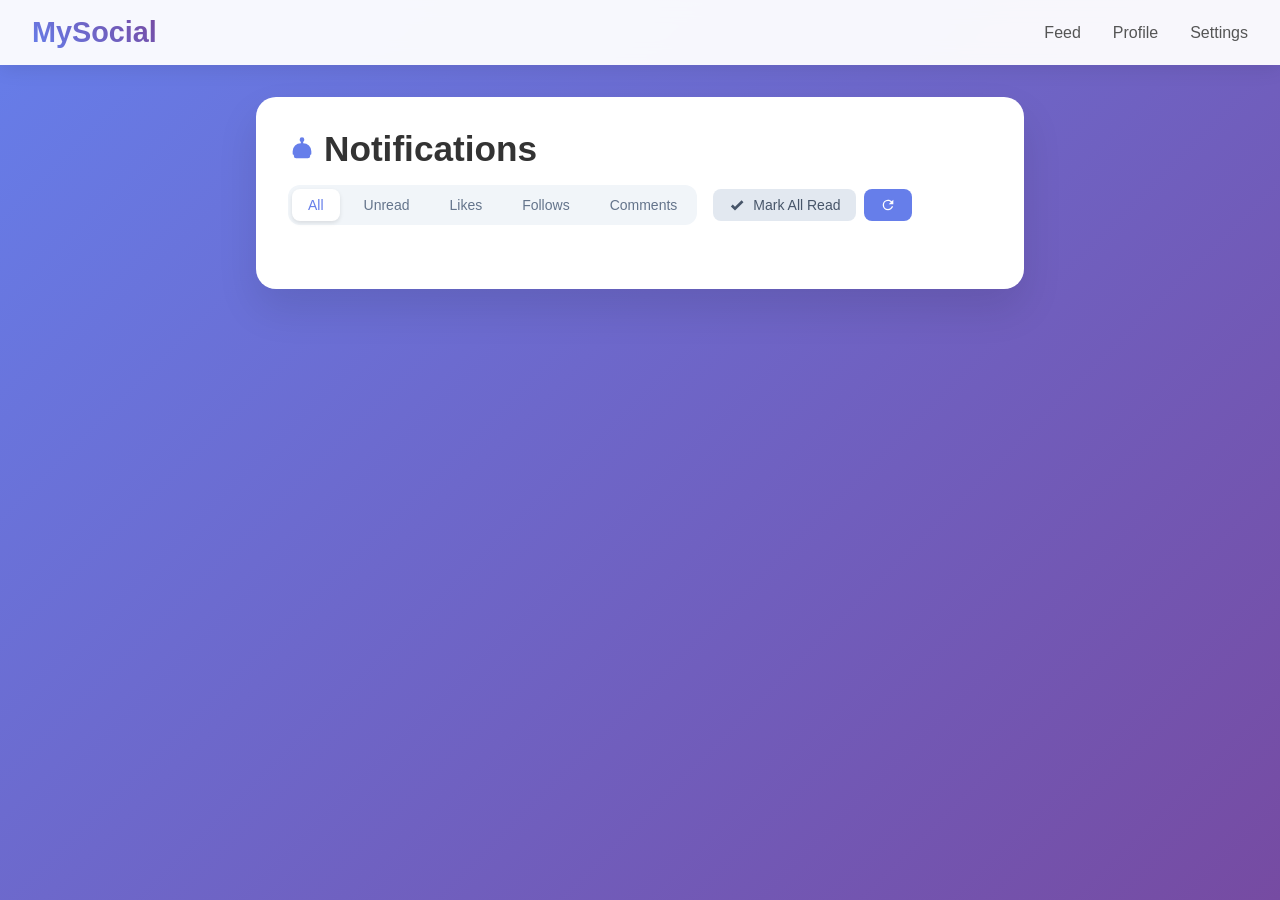
<file: frontend/notifications.html>
<!DOCTYPE html>
<html lang="en">
<head>
    <meta charset="UTF-8" />
    <meta name="viewport" content="width=device-width, initial-scale=1.0" />
    <title>Notifications - MySocial</title>
    <style>
        * {
            margin: 0;
            padding: 0;
            box-sizing: border-box;
        }

        body {
            font-family: -apple-system, BlinkMacSystemFont, 'Segoe UI', Roboto, sans-serif;
            background: linear-gradient(135deg, #667eea 0%, #764ba2 100%);
            min-height: 100vh;
            color: #333;
        }

        /* Header Styles */
        .navbar {
            background: rgba(255, 255, 255, 0.95);
            backdrop-filter: blur(10px);
            padding: 1rem 2rem;
            display: flex;
            justify-content: space-between;
            align-items: center;
            box-shadow: 0 2px 20px rgba(0, 0, 0, 0.1);
            position: sticky;
            top: 0;
            z-index: 100;
        }

        .logo {
            font-size: 1.8rem;
            font-weight: bold;
            background: linear-gradient(45deg, #667eea, #764ba2);
            -webkit-background-clip: text;
            -webkit-text-fill-color: transparent;
            cursor: pointer;
            transition: transform 0.2s ease;
        }

        .logo:hover {
            transform: scale(1.05);
        }

        .nav-links {
            list-style: none;
            display: flex;
            gap: 2rem;
            align-items: center;
        }

        .nav-links a {
            text-decoration: none;
            color: #555;
            font-weight: 500;
            transition: color 0.3s ease;
            position: relative;
        }

        .nav-links a:hover {
            color: #667eea;
        }

        .nav-links a::after {
            content: '';
            position: absolute;
            bottom: -5px;
            left: 0;
            width: 0;
            height: 2px;
            background: #667eea;
            transition: width 0.3s ease;
        }

        .nav-links a:hover::after {
            width: 100%;
        }

        .notification-badge {
            background: #ef4444;
            color: white;
            border-radius: 50%;
            width: 20px;
            height: 20px;
            font-size: 0.75rem;
            display: flex;
            align-items: center;
            justify-content: center;
            position: absolute;
            top: -8px;
            right: -8px;
        }

        /* Main Content */
        main {
            max-width: 800px;
            margin: 2rem auto;
            padding: 0 1rem;
        }

        .notifications-container {
            background: white;
            border-radius: 20px;
            padding: 2rem;
            box-shadow: 0 20px 40px rgba(0, 0, 0, 0.1);
            backdrop-filter: blur(10px);
        }

        .notifications-header {
            display: flex;
            justify-content: space-between;
            align-items: center;
            margin-bottom: 2rem;
            flex-wrap: wrap;
            gap: 1rem;
        }

        .notifications-header h2 {
            font-size: 2.2rem;
            color: #333;
            display: flex;
            align-items: center;
            gap: 0.5rem;
        }

        .notification-icon {
            width: 28px;
            height: 28px;
            fill: #667eea;
        }

        /* Filter Tabs */
        .filter-tabs {
            display: flex;
            gap: 0.5rem;
            background: #f1f5f9;
            padding: 0.25rem;
            border-radius: 12px;
        }

        .filter-tab {
            padding: 0.5rem 1rem;
            border: none;
            background: transparent;
            border-radius: 8px;
            cursor: pointer;
            font-weight: 500;
            color: #64748b;
            transition: all 0.3s ease;
            font-size: 0.875rem;
        }

        .filter-tab.active {
            background: white;
            color: #667eea;
            box-shadow: 0 2px 4px rgba(0, 0, 0, 0.1);
        }

        /* Action Buttons */
        .action-buttons {
            display: flex;
            gap: 1rem;
            align-items: center;
        }

        .btn {
            padding: 0.5rem 1rem;
            border: none;
            border-radius: 8px;
            cursor: pointer;
            font-size: 0.875rem;
            font-weight: 500;
            transition: all 0.3s ease;
            display: flex;
            align-items: center;
            gap: 0.5rem;
        }

        .btn-primary {
            background: #667eea;
            color: white;
        }

        .btn-primary:hover {
            background: #5a6fd8;
            transform: translateY(-1px);
        }

        .btn-secondary {
            background: #e2e8f0;
            color: #475569;
        }

        .btn-secondary:hover {
            background: #cbd5e1;
        }

        /* Notification List */
        .notifications-list {
            display: flex;
            flex-direction: column;
            gap: 0.5rem;
        }

        .notification-item {
            display: flex;
            align-items: flex-start;
            gap: 1rem;
            padding: 1rem;
            border-radius: 12px;
            transition: all 0.3s ease;
            cursor: pointer;
            position: relative;
            border: 1px solid transparent;
        }

        .notification-item:hover {
            background: #f8fafc;
            border-color: #e2e8f0;
            transform: translateX(4px);
        }

        .notification-item.unread {
            background: linear-gradient(135deg, #eff6ff 0%, #f0f9ff 100%);
            border-color: #bfdbfe;
        }

        .notification-item.unread::before {
            content: '';
            position: absolute;
            left: 0;
            top: 50%;
            transform: translateY(-50%);
            width: 4px;
            height: 60%;
            background: #667eea;
            border-radius: 0 2px 2px 0;
        }

        .notification-avatar {
            width: 48px;
            height: 48px;
            border-radius: 50%;
            background: linear-gradient(45deg, #667eea, #764ba2);
            display: flex;
            align-items: center;
            justify-content: center;
            color: white;
            font-weight: 600;
            font-size: 1.2rem;
            flex-shrink: 0;
            position: relative;
        }

        .notification-type-badge {
            position: absolute;
            bottom: -2px;
            right: -2px;
            width: 20px;
            height: 20px;
            border-radius: 50%;
            background: white;
            display: flex;
            align-items: center;
            justify-content: center;
            box-shadow: 0 2px 4px rgba(0, 0, 0, 0.1);
        }

        .notification-type-badge svg {
            width: 12px;
            height: 12px;
        }

        .notification-content {
            flex: 1;
            min-width: 0;
        }

        .notification-text {
            font-size: 1rem;
            line-height: 1.5;
            color: #374151;
            margin-bottom: 0.25rem;
        }

        .notification-text .username {
            font-weight: 600;
            color: #667eea;
            text-decoration: none;
        }

        .notification-text .username:hover {
            text-decoration: underline;
        }

        .notification-meta {
            display: flex;
            align-items: center;
            gap: 1rem;
            font-size: 0.875rem;
            color: #6b7280;
        }

        .notification-time {
            display: flex;
            align-items: center;
            gap: 0.25rem;
        }

        .notification-actions {
            display: flex;
            gap: 0.5rem;
            opacity: 0;
            transition: opacity 0.3s ease;
        }

        .notification-item:hover .notification-actions {
            opacity: 1;
        }

        .action-btn {
            width: 32px;
            height: 32px;
            border: none;
            border-radius: 6px;
            cursor: pointer;
            display: flex;
            align-items: center;
            justify-content: center;
            transition: all 0.3s ease;
            background: transparent;
        }

        .action-btn:hover {
            background: #e2e8f0;
        }

        .action-btn.delete:hover {
            background: #fee2e2;
            color: #dc2626;
        }

        /* Empty State */
        .empty-state {
            text-align: center;
            padding: 4rem 2rem;
            color: #6b7280;
        }

        .empty-state svg {
            width: 64px;
            height: 64px;
            fill: #d1d5db;
            margin-bottom: 1rem;
        }

        .empty-state h3 {
            font-size: 1.25rem;
            color: #374151;
            margin-bottom: 0.5rem;
        }

        /* Responsive Design */
        @media (max-width: 768px) {
            .navbar {
                padding: 1rem;
            }

            .notifications-container {
                padding: 1.5rem;
                margin: 1rem;
            }

            .notifications-header {
                flex-direction: column;
                align-items: flex-start;
            }

            .filter-tabs {
                width: 100%;
                justify-content: space-between;
            }

            .notification-item {
                padding: 0.75rem;
            }

            .notification-avatar {
                width: 40px;
                height: 40px;
                font-size: 1rem;
            }

            .action-buttons {
                width: 100%;
                justify-content: space-between;
            }
        }

        /* Loading Animation */
        .loading {
            display: flex;
            justify-content: center;
            padding: 2rem;
        }

        .spinner {
            width: 40px;
            height: 40px;
            border: 4px solid #e2e8f0;
            border-top: 4px solid #667eea;
            border-radius: 50%;
            animation: spin 1s linear infinite;
        }

        @keyframes spin {
            0% { transform: rotate(0deg); }
            100% { transform: rotate(360deg); }
        }
    </style>
</head>
<body>
    <header>
        <nav class="navbar">
            <div class="logo" onclick="window.location.href='feed.html'">
                MySocial
            </div>
            <ul class="nav-links">
                <li><a href="feed.html">Feed</a></li>
                <li><a href="profile.html">Profile</a></li>
                <li><a href="settings.html">Settings</a></li>
            </ul>
        </nav>
    </header>

    <main>
        <div class="notifications-container">
            <div class="notifications-header">
                <h2>
                    <svg class="notification-icon" viewBox="0 0 24 24">
                        <path d="M12,2A2,2 0 0,1 14,4C14,4.74 13.6,5.39 13,5.73V7A7,7 0 0,1 20,14V16A1,1 0 0,1 19,17H5A1,1 0 0,1 4,16V14A7,7 0 0,1 11,7V5.73C10.4,5.39 10,4.74 10,4A2,2 0 0,1 12,2M19,17V18A2,2 0 0,1 17,20H7A2,2 0 0,1 5,18V17H19Z"/>
                    </svg>
                    Notifications
                </h2>
                
                <div class="action-buttons">
                    <div class="filter-tabs">
                        <button class="filter-tab active" data-filter="all">All</button>
                        <button class="filter-tab" data-filter="unread">Unread</button>
                        <button class="filter-tab" data-filter="likes">Likes</button>
                        <button class="filter-tab" data-filter="follows">Follows</button>
                        <button class="filter-tab" data-filter="comments">Comments</button>
                    </div>
                    
                    <div style="display: flex; gap: 0.5rem;">
                        <button class="btn btn-secondary" id="markAllRead">
                            <svg width="16" height="16" fill="currentColor" viewBox="0 0 24 24">
                                <path d="M9,20.42L2.79,14.21L5.62,11.38L9,14.77L18.88,4.88L21.71,7.71L9,20.42Z"/>
                            </svg>
                            Mark All Read
                        </button>
                        <button class="btn btn-primary" id="refreshBtn">
                            <svg width="16" height="16" fill="currentColor" viewBox="0 0 24 24">
                                <path d="M17.65,6.35C16.2,4.9 14.21,4 12,4A8,8 0 0,0 4,12A8,8 0 0,0 12,20C15.73,20 18.84,17.45 19.73,14H17.65C16.83,16.33 14.61,18 12,18A6,6 0 0,1 6,12A6,6 0 0,1 12,6C13.66,6 15.14,6.69 16.22,7.78L13,11H20V4L17.65,6.35Z"/>
                            </svg>
                        </button>
                    </div>
                </div>
            </div>

            <div class="notifications-list" id="notificationsList">
                <!-- Notifications will be populated by JavaScript -->
            </div>

            <div class="empty-state" id="emptyState" style="display: none;">
                <svg viewBox="0 0 24 24">
                    <path d="M12,2A2,2 0 0,1 14,4C14,4.74 13.6,5.39 13,5.73V7A7,7 0 0,1 20,14V16A1,1 0 0,1 19,17H5A1,1 0 0,1 4,16V14A7,7 0 0,1 11,7V5.73C10.4,5.39 10,4.74 10,4A2,2 0 0,1 12,2M19,17V18A2,2 0 0,1 17,20H7A2,2 0 0,1 5,18V17H19Z"/>
                </svg>
                <h3>No notifications yet</h3>
                <p>When you get notifications, they'll show up here.</p>
            </div>

            <div class="loading" id="loadingState" style="display: none;">
                <div class="spinner"></div>
            </div>
        </div>
    </main>

    <script>
        // Sample notification data
        const sampleNotifications = [
            {
                id: 1,
                type: 'like',
                user: 'sarah_j',
                username: 'Sarah Johnson',
                action: 'liked your post',
                content: '"Beautiful sunset photo! 📸"',
                time: '2 minutes ago',
                unread: true,
                avatar: 'SJ'
            },
            {
                id: 2,
                type: 'follow',
                user: 'mike_dev',
                username: 'Mike Developer',
                action: 'started following you',
                time: '15 minutes ago',
                unread: true,
                avatar: 'MD'
            },
            {
                id: 3,
                type: 'comment',
                user: 'alex_photo',
                username: 'Alex Photography',
                action: 'commented on your post',
                content: '"Amazing composition! What camera did you use?"',
                time: '1 hour ago',
                unread: false,
                avatar: 'AP'
            },
            {
                id: 4,
                type: 'like',
                user: 'emma_art',
                username: 'Emma Artist',
                action: 'liked your comment',
                content: 'on Mike Developer\'s post',
                time: '2 hours ago',
                unread: false,
                avatar: 'EA'
            },
            {
                id: 5,
                type: 'follow',
                user: 'john_music',
                username: 'John Musician',
                action: 'started following you',
                time: '1 day ago',
                unread: false,
                avatar: 'JM'
            },
            {
                id: 6,
                type: 'comment',
                user: 'lisa_travel',
                username: 'Lisa Travel',
                action: 'commented on your post',
                content: '"This place looks incredible! Adding to my bucket list 🌟"',
                time: '2 days ago',
                unread: false,
                avatar: 'LT'
            }
        ];

        let notifications = JSON.parse(localStorage.getItem('notifications')) || sampleNotifications;
        let currentFilter = 'all';

        // Get notification type icon
        function getTypeIcon(type) {
            const icons = {
                like: '<path fill="#ef4444" d="M12,21.35L10.55,20.03C5.4,15.36 2,12.28 2,8.5 2,5.42 4.42,3 7.5,3C9.24,3 10.91,3.81 12,5.09C13.09,3.81 14.76,3 16.5,3C19.58,3 22,5.42 22,8.5C22,12.28 18.6,15.36 13.45,20.04L12,21.35Z"/>',
                follow: '<path fill="#22c55e" d="M12,2A2,2 0 0,1 14,4A2,2 0 0,1 12,6A2,2 0 0,1 10,4A2,2 0 0,1 12,2M21,9V7L15,1L13.5,2.5L16.17,5.17C15.24,5.06 14.24,5 13.25,5C7.26,5 2.55,5.61 2.55,7.25V22H4.05V8.5C4.05,7.76 8.22,6.5 13.25,6.5C18.28,6.5 22.45,7.76 22.45,8.5V22H23.95V9H21Z"/>',
                comment: '<path fill="#3b82f6" d="M9,22A1,1 0 0,1 8,21V18H4A2,2 0 0,1 2,16V4C2,2.89 2.9,2 4,2H20A2,2 0 0,1 22,4V16A2,2 0 0,1 20,18H13.9L10.2,21.71C10,21.9 9.75,22 9.5,22V22H9Z"/>'
            };
            return `<svg width="12" height="12" viewBox="0 0 24 24">${icons[type] || icons.comment}</svg>`;
        }

        // Render notifications
        function renderNotifications() {
            const notificationsList = document.getElementById('notificationsList');
            const emptyState = document.getElementById('emptyState');
            
            let filteredNotifications = notifications;
            
            if (currentFilter !== 'all') {
                if (currentFilter === 'unread') {
                    filteredNotifications = notifications.filter(n => n.unread);
                } else {
                    filteredNotifications = notifications.filter(n => n.type === currentFilter);
                }
            }

            if (filteredNotifications.length === 0) {
                notificationsList.style.display = 'none';
                emptyState.style.display = 'block';
                return;
            }

            notificationsList.style.display = 'block';
            emptyState.style.display = 'none';

            notificationsList.innerHTML = filteredNotifications.map(notification => `
                <div class="notification-item ${notification.unread ? 'unread' : ''}" data-id="${notification.id}">
                    <div class="notification-avatar">
                        ${notification.avatar}
                        <div class="notification-type-badge">
                            ${getTypeIcon(notification.type)}
                        </div>
                    </div>
                    
                    <div class="notification-content">
                        <div class="notification-text">
                            <a href="#" class="username">@${notification.user}</a>
                            ${notification.action}
                            ${notification.content ? `<span style="color: #6b7280; font-style: italic;">${notification.content}</span>` : ''}
                        </div>
                        
                        <div class="notification-meta">
                            <div class="notification-time">
                                <svg width="14" height="14" fill="currentColor" viewBox="0 0 24 24">
                                    <path d="M12,2A10,10 0 0,0 2,12A10,10 0 0,0 12,22A10,10 0 0,0 22,12A10,10 0 0,0 12,2M16.2,16.2L11,13V7H12.5V12.2L17,14.7L16.2,16.2Z"/>
                                </svg>
                                ${notification.time}
                            </div>
                        </div>
                    </div>
                    
                    <div class="notification-actions">
                        <button class="action-btn mark-read" title="${notification.unread ? 'Mark as read' : 'Mark as unread'}">
                            <svg width="16" height="16" fill="currentColor" viewBox="0 0 24 24">
                                <path d="${notification.unread ? 'M19,17H22V19H19V17M19,7H22V13H20V9H19V7M17,12L15,10L10.5,14.5L8.5,12.5L7,14L10.5,17.5L17,12Z' : 'M12,2A10,10 0 0,1 22,12A10,10 0 0,1 12,22A10,10 0 0,1 2,12A10,10 0 0,1 12,2M11,16.5L18,9.5L16.59,8.09L11,13.67L7.91,10.59L6.5,12L11,16.5Z'}"/>
                            </svg>
                        </button>
                        <button class="action-btn delete" title="Delete notification">
                            <svg width="16" height="16" fill="currentColor" viewBox="0 0 24 24">
                                <path d="M19,4H15.5L14.5,3H9.5L8.5,4H5V6H19M6,19A2,2 0 0,0 8,21H16A2,2 0 0,0 18,19V7H6V19Z"/>
                            </svg>
                        </button>
                    </div>
                </div>
            `).join('');

            // Add event listeners to action buttons
            addNotificationEventListeners();
        }

        // Add event listeners to notification actions
        function addNotificationEventListeners() {
            document.querySelectorAll('.notification-item').forEach(item => {
                const notificationId = parseInt(item.dataset.id);
                
                // Click on notification item to mark as read
                item.addEventListener('click', (e) => {
                    if (!e.target.closest('.notification-actions')) {
                        markAsRead(notificationId);
                    }
                });

                // Mark as read/unread button
                const markReadBtn = item.querySelector('.mark-read');
                if (markReadBtn) {
                    markReadBtn.addEventListener('click', (e) => {
                        e.stopPropagation();
                        toggleReadStatus(notificationId);
                    });
                }

                // Delete button
                const deleteBtn = item.querySelector('.delete');
                if (deleteBtn) {
                    deleteBtn.addEventListener('click', (e) => {
                        e.stopPropagation();
                        deleteNotification(notificationId);
                    });
                }
            });
        }

        // Toggle read status
        function toggleReadStatus(id) {
            const notification = notifications.find(n => n.id === id);
            if (notification) {
                notification.unread = !notification.unread;
                saveNotifications();
                renderNotifications();
            }
        }

        // Mark as read
        function markAsRead(id) {
            const notification = notifications.find(n => n.id === id);
            if (notification && notification.unread) {
                notification.unread = false;
                saveNotifications();
                renderNotifications();
            }
        }

        // Delete notification
        function deleteNotification(id) {
            if (confirm('Are you sure you want to delete this notification?')) {
                notifications = notifications.filter(n => n.id !== id);
                saveNotifications();
                renderNotifications();
            }
        }

        // Mark all as read
        function markAllAsRead() {
            notifications.forEach(n => n.unread = false);
            saveNotifications();
            renderNotifications();
        }

        // Save notifications to localStorage
        function saveNotifications() {
            localStorage.setItem('notifications', JSON.stringify(notifications));
        }

        // Filter tabs functionality
        document.querySelectorAll('.filter-tab').forEach(tab => {
            tab.addEventListener('click', () => {
                document.querySelector('.filter-tab.active').classList.remove('active');
                tab.classList.add('active');
                currentFilter = tab.dataset.filter;
                renderNotifications();
            });
        });

        // Mark all read button
        document.getElementById('markAllRead').addEventListener('click', markAllAsRead);

        // Refresh button
        document.getElementById('refreshBtn').addEventListener('click', () => {
            const loadingState = document.getElementById('loadingState');
            const notificationsList = document.getElementById('notificationsList');
            
            loadingState.style.display = 'block';
            notificationsList.style.display = 'none';
            
            // Simulate loading
            setTimeout(() => {
                loadingState.style.display = 'none';
                renderNotifications();
            }, 1000);
        });

        // Initial render
        renderNotifications();

        // Simulate real-time notifications (every 30 seconds)
        setInterval(() => {
            const newNotificationTypes = ['like', 'comment', 'follow'];
            const randomType = newNotificationTypes[Math.floor(Math.random() * newNotificationTypes.length)];
            const users = ['new_user', 'random_person', 'cool_user', 'awesome_person'];
            const randomUser = users[Math.floor(Math.random() * users.length)];
            
            const newNotification = {
                id: Date.now(),
                type: randomType,
                user: randomUser,
                username: randomUser.replace('_', ' ').replace(/\b\w/g, l => l.toUpperCase()),
                action: randomType === 'like' ? 'liked your post' : 
                       randomType === 'comment' ? 'commented on your post' : 
                       'started following you',
                content: randomType === 'comment' ? '"Great content!" : undefined,
                time: 'Just now',
                unread: true,
                avatar: randomUser.slice(0, 2).toUpperCase()
            };
            
            notifications.unshift(newNotification);
            saveNotifications();
            
            if (currentFilter === 'all' || currentFilter === 'unread' || currentFilter === randomType) {
                renderNotifications();
            }
        }, 30000);
    </script>
</body>
</html>
</file>
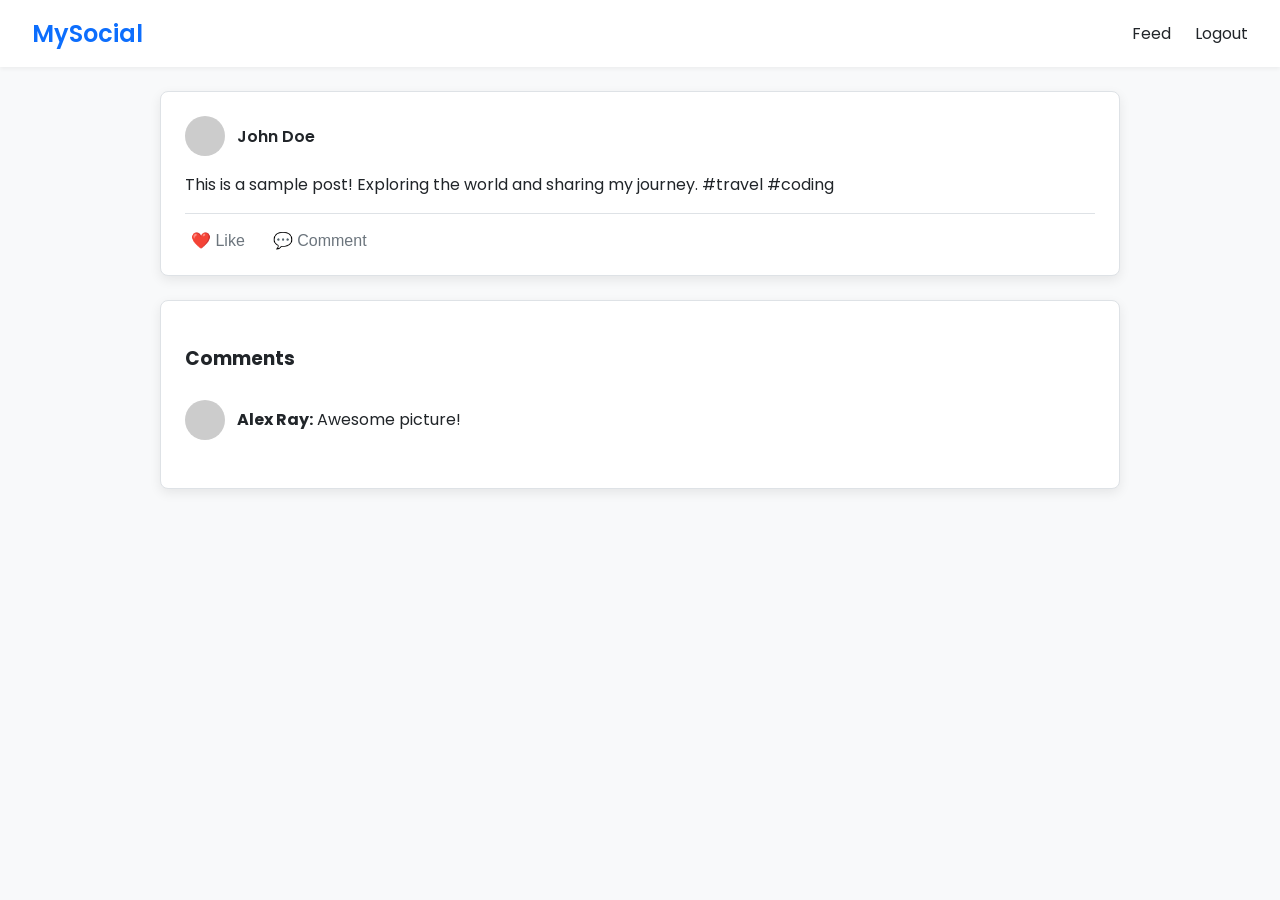
<file: frontend/post.html>
<!DOCTYPE html>
<html lang="en">
<head>
    <meta charset="UTF-8">
    <meta name="viewport" content="width=device-width, initial-scale=1.0">
    <title>Post - MySocial</title>
    <style>
        @import url('https://fonts.googleapis.com/css2?family=Poppins:wght@300;400;600&display=swap');
        :root {
          --primary-color: #0d6efd;
          --background-color: #f8f9fa;
          --surface-color: #ffffff;
          --text-color: #212529;
          --border-color: #dee2e6;
          --shadow: 0 4px 12px rgba(0, 0, 0, 0.08);
          --border-radius: 8px;
        }
        body { font-family: 'Poppins', sans-serif; margin: 0; background-color: var(--background-color); color: var(--text-color); }
        .navbar { display: flex; justify-content: space-between; align-items: center; background-color: var(--surface-color); padding: 1rem 2rem; box-shadow: 0 2px 4px rgba(0,0,0,0.05); }
        .navbar .logo { color: var(--primary-color); font-size: 1.5rem; font-weight: 600; text-decoration: none; }
        .nav-links { list-style: none; display: flex; gap: 1.5rem; margin: 0; }
        .nav-links a { color: var(--text-color); text-decoration: none; }
        .container { max-width: 960px; margin: 1.5rem auto; padding: 0 1rem; }
        .card { background-color: var(--surface-color); padding: 1.5rem; border-radius: var(--border-radius); box-shadow: var(--shadow); border: 1px solid var(--border-color); margin-bottom: 1.5rem; }
        .post-header { display: flex; align-items: center; gap: 0.75rem; margin-bottom: 1rem; }
        .post-header .avatar { width: 40px; height: 40px; border-radius: 50%; background-color: #ccc; }
        .post-header .username { font-weight: 600; }
        .post-content img { max-width: 100%; border-radius: var(--border-radius); margin-top: 1rem; }
        .post-actions { display: flex; gap: 1rem; margin-top: 1rem; border-top: 1px solid var(--border-color); padding-top: 1rem; }
        .post-actions button { background: none; border: none; cursor: pointer; font-size: 1rem; color: #6c757d; }
    </style>
</head>
<body>
    <nav class="navbar">
        <a href="feed.html" class="logo">MySocial</a>
        <ul class="nav-links">
            <li><a href="feed.html">Feed</a></li>
            <li><a href="index.html">Logout</a></li>
        </ul>
    </nav>
    <div class="container">
        <div class="card post">
            <div class="post-header">
                <div class="avatar"></div>
                <span class="username">John Doe</span>
            </div>
            <div class="post-content">
                <p>This is a sample post! Exploring the world and sharing my journey. #travel #coding</p>
                
            </div>
            <div class="post-actions">
                <button>❤️ Like</button>
                <button>💬 Comment</button>
            </div>
        </div>
        <div class="card">
            <h3>Comments</h3>
            <div class="post-header">
                <div class="avatar"></div>
                <p><b>Alex Ray:</b> Awesome picture!</p>
            </div>
        </div>
    </div>
</body>
</html>
</file>
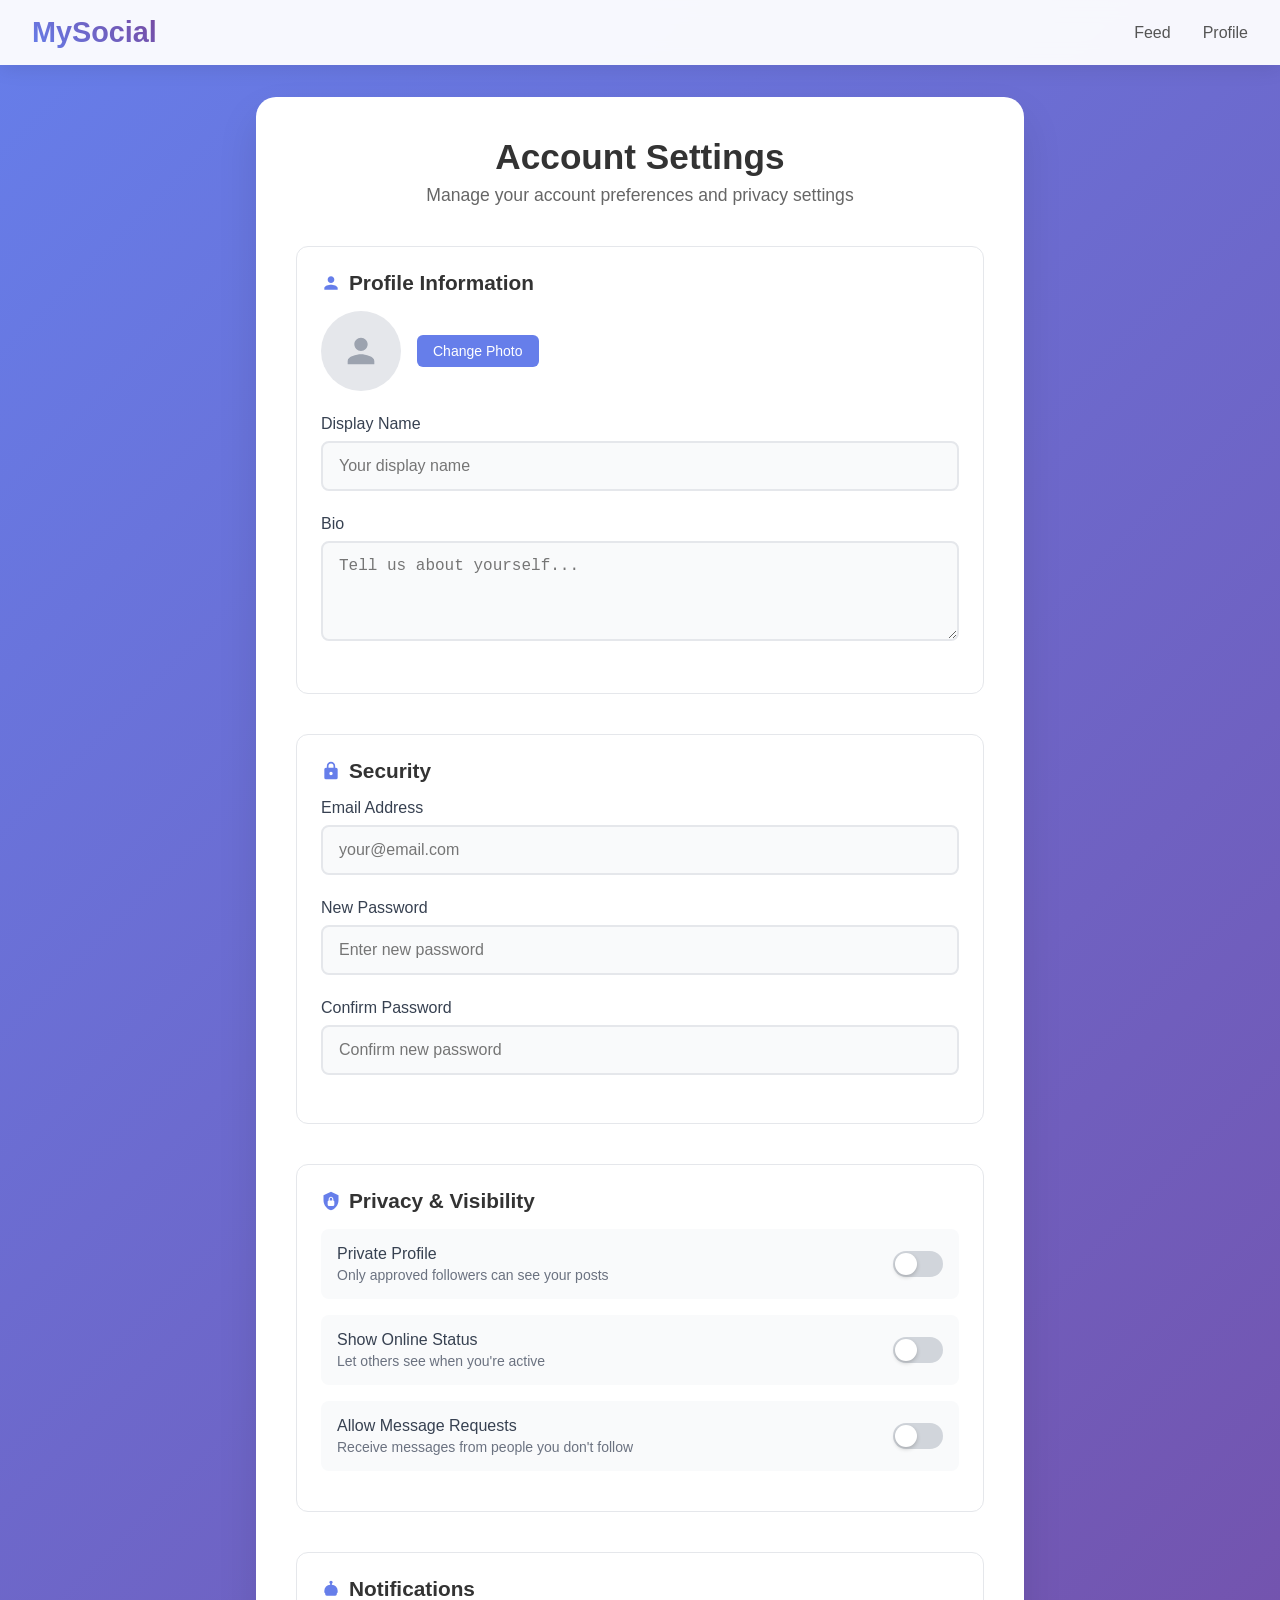
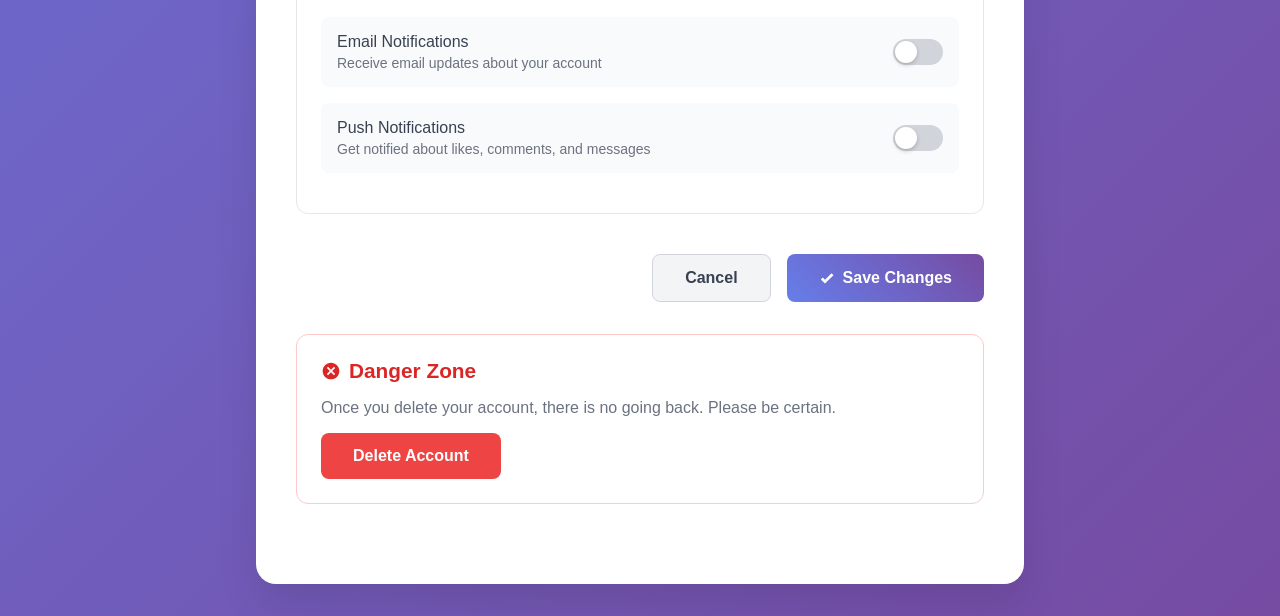
<file: frontend/settings.html>
<!DOCTYPE html>
<html lang="en">
<head>
    <meta charset="UTF-8" />
    <meta name="viewport" content="width=device-width, initial-scale=1.0" />
    <title>Settings - MySocial</title>
    <style>
        * {
            margin: 0;
            padding: 0;
            box-sizing: border-box;
        }

        body {
            font-family: -apple-system, BlinkMacSystemFont, 'Segoe UI', Roboto, sans-serif;
            background: linear-gradient(135deg, #667eea 0%, #764ba2 100%);
            min-height: 100vh;
            color: #333;
        }

        /* Header Styles */
        .navbar {
            background: rgba(255, 255, 255, 0.95);
            backdrop-filter: blur(10px);
            padding: 1rem 2rem;
            display: flex;
            justify-content: space-between;
            align-items: center;
            box-shadow: 0 2px 20px rgba(0, 0, 0, 0.1);
            position: sticky;
            top: 0;
            z-index: 100;
        }

        .logo {
            font-size: 1.8rem;
            font-weight: bold;
            background: linear-gradient(45deg, #667eea, #764ba2);
            -webkit-background-clip: text;
            -webkit-text-fill-color: transparent;
            cursor: pointer;
            transition: transform 0.2s ease;
        }

        .logo:hover {
            transform: scale(1.05);
        }

        .nav-links {
            list-style: none;
            display: flex;
            gap: 2rem;
        }

        .nav-links a {
            text-decoration: none;
            color: #555;
            font-weight: 500;
            transition: color 0.3s ease;
            position: relative;
        }

        .nav-links a:hover {
            color: #667eea;
        }

        .nav-links a::after {
            content: '';
            position: absolute;
            bottom: -5px;
            left: 0;
            width: 0;
            height: 2px;
            background: #667eea;
            transition: width 0.3s ease;
        }

        .nav-links a:hover::after {
            width: 100%;
        }

        /* Main Content */
        main {
            max-width: 800px;
            margin: 2rem auto;
            padding: 0 1rem;
        }

        .settings-container {
            background: white;
            border-radius: 20px;
            padding: 2.5rem;
            box-shadow: 0 20px 40px rgba(0, 0, 0, 0.1);
            backdrop-filter: blur(10px);
        }

        .settings-header {
            text-align: center;
            margin-bottom: 2.5rem;
        }

        .settings-header h2 {
            font-size: 2.2rem;
            color: #333;
            margin-bottom: 0.5rem;
        }

        .settings-header p {
            color: #666;
            font-size: 1.1rem;
        }

        /* Settings Sections */
        .settings-section {
            margin-bottom: 2.5rem;
            padding: 1.5rem;
            border: 1px solid #e5e7eb;
            border-radius: 12px;
            transition: all 0.3s ease;
        }

        .settings-section:hover {
            border-color: #667eea;
            box-shadow: 0 5px 15px rgba(102, 126, 234, 0.1);
        }

        .section-title {
            font-size: 1.3rem;
            font-weight: 600;
            color: #333;
            margin-bottom: 1rem;
            display: flex;
            align-items: center;
            gap: 0.5rem;
        }

        .section-icon {
            width: 20px;
            height: 20px;
            fill: #667eea;
        }

        /* Form Elements */
        .form-group {
            margin-bottom: 1.5rem;
        }

        .form-group label {
            display: block;
            margin-bottom: 0.5rem;
            font-weight: 500;
            color: #374151;
        }

        .form-input {
            width: 100%;
            padding: 0.875rem 1rem;
            border: 2px solid #e5e7eb;
            border-radius: 8px;
            font-size: 1rem;
            transition: all 0.3s ease;
            background: #f9fafb;
        }

        .form-input:focus {
            outline: none;
            border-color: #667eea;
            background: white;
            box-shadow: 0 0 0 3px rgba(102, 126, 234, 0.1);
        }

        .textarea {
            resize: vertical;
            min-height: 100px;
        }

        /* Toggle Switch */
        .toggle-group {
            display: flex;
            align-items: center;
            justify-content: space-between;
            padding: 1rem;
            background: #f9fafb;
            border-radius: 8px;
            margin-bottom: 1rem;
        }

        .toggle-label {
            font-weight: 500;
            color: #374151;
        }

        .toggle-description {
            font-size: 0.875rem;
            color: #6b7280;
            margin-top: 0.25rem;
        }

        .toggle-switch {
            position: relative;
            width: 50px;
            height: 26px;
            background: #d1d5db;
            border-radius: 13px;
            cursor: pointer;
            transition: background 0.3s ease;
        }

        .toggle-switch.active {
            background: #667eea;
        }

        .toggle-slider {
            position: absolute;
            top: 2px;
            left: 2px;
            width: 22px;
            height: 22px;
            background: white;
            border-radius: 11px;
            transition: transform 0.3s ease;
            box-shadow: 0 2px 4px rgba(0, 0, 0, 0.2);
        }

        .toggle-switch.active .toggle-slider {
            transform: translateX(24px);
        }

        /* Buttons */
        .btn {
            padding: 0.875rem 2rem;
            border: none;
            border-radius: 8px;
            font-size: 1rem;
            font-weight: 600;
            cursor: pointer;
            transition: all 0.3s ease;
            display: inline-flex;
            align-items: center;
            gap: 0.5rem;
        }

        .btn-primary {
            background: linear-gradient(45deg, #667eea, #764ba2);
            color: white;
        }

        .btn-primary:hover {
            transform: translateY(-2px);
            box-shadow: 0 10px 25px rgba(102, 126, 234, 0.3);
        }

        .btn-secondary {
            background: #f3f4f6;
            color: #374151;
            border: 1px solid #d1d5db;
        }

        .btn-secondary:hover {
            background: #e5e7eb;
        }

        .btn-danger {
            background: #ef4444;
            color: white;
        }

        .btn-danger:hover {
            background: #dc2626;
            transform: translateY(-1px);
        }

        .btn-group {
            display: flex;
            gap: 1rem;
            justify-content: flex-end;
            margin-top: 2rem;
        }

        /* Profile Picture Upload */
        .profile-upload {
            display: flex;
            align-items: center;
            gap: 1rem;
            margin-bottom: 1.5rem;
        }

        .profile-preview {
            width: 80px;
            height: 80px;
            border-radius: 50%;
            background: #e5e7eb;
            display: flex;
            align-items: center;
            justify-content: center;
            overflow: hidden;
        }

        .profile-preview img {
            width: 100%;
            height: 100%;
            object-fit: cover;
        }

        .upload-btn {
            background: #667eea;
            color: white;
            padding: 0.5rem 1rem;
            border: none;
            border-radius: 6px;
            cursor: pointer;
            font-size: 0.875rem;
            transition: background 0.3s ease;
        }

        .upload-btn:hover {
            background: #5a6fd8;
        }

        /* Success/Error Messages */
        .message {
            padding: 1rem;
            border-radius: 8px;
            margin-bottom: 1.5rem;
            font-weight: 500;
            display: none;
        }

        .message.success {
            background: #d1fae5;
            color: #065f46;
            border: 1px solid #a7f3d0;
        }

        .message.error {
            background: #fee2e2;
            color: #991b1b;
            border: 1px solid #fecaca;
        }

        /* Responsive Design */
        @media (max-width: 768px) {
            .navbar {
                padding: 1rem;
            }

            .settings-container {
                padding: 1.5rem;
                margin: 1rem;
            }

            .btn-group {
                flex-direction: column;
            }

            .profile-upload {
                flex-direction: column;
                text-align: center;
            }
        }
    </style>
</head>
<body>
    <header>
        <nav class="navbar">
            <div class="logo" onclick="window.location.href='feed.html'">
                MySocial
            </div>
            <ul class="nav-links">
                <li><a href="feed.html">Feed</a></li>
                <li><a href="profile.html">Profile</a></li>
            </ul>
        </nav>
    </header>

    <main>
        <div class="settings-container">
            <div class="settings-header">
                <h2>Account Settings</h2>
                <p>Manage your account preferences and privacy settings</p>
            </div>

            <div id="message" class="message"></div>

            <form id="settingsForm">
                <!-- Profile Section -->
                <div class="settings-section">
                    <h3 class="section-title">
                        <svg class="section-icon" viewBox="0 0 24 24">
                            <path d="M12 12c2.21 0 4-1.79 4-4s-1.79-4-4-4-4 1.79-4 4 1.79 4 4 4zm0 2c-2.67 0-8 1.34-8 4v2h16v-2c0-2.66-5.33-4-8-4z"/>
                        </svg>
                        Profile Information
                    </h3>
                    
                    <div class="profile-upload">
                        <div class="profile-preview" id="profilePreview">
                            <svg width="40" height="40" fill="#9ca3af" viewBox="0 0 24 24">
                                <path d="M12 12c2.21 0 4-1.79 4-4s-1.79-4-4-4-4 1.79-4 4 1.79 4 4 4zm0 2c-2.67 0-8 1.34-8 4v2h16v-2c0-2.66-5.33-4-8-4z"/>
                            </svg>
                        </div>
                        <div>
                            <input type="file" id="profilePicture" accept="image/*" style="display: none;">
                            <button type="button" class="upload-btn" onclick="document.getElementById('profilePicture').click()">
                                Change Photo
                            </button>
                        </div>
                    </div>

                    <div class="form-group">
                        <label for="displayName">Display Name</label>
                        <input type="text" id="displayName" class="form-input" placeholder="Your display name">
                    </div>

                    <div class="form-group">
                        <label for="bio">Bio</label>
                        <textarea id="bio" class="form-input textarea" placeholder="Tell us about yourself..."></textarea>
                    </div>
                </div>

                <!-- Account Security -->
                <div class="settings-section">
                    <h3 class="section-title">
                        <svg class="section-icon" viewBox="0 0 24 24">
                            <path d="M12,17A2,2 0 0,0 14,15C14,13.89 13.1,13 12,13A2,2 0 0,0 10,15A2,2 0 0,0 12,17M18,8A2,2 0 0,1 20,10V20A2,2 0 0,1 18,22H6A2,2 0 0,1 4,20V10C4,8.89 4.9,8 6,8H7V6A5,5 0 0,1 12,1A5,5 0 0,1 17,6V8H18M12,3A3,3 0 0,0 9,6V8H15V6A3,3 0 0,0 12,3Z"/>
                        </svg>
                        Security
                    </h3>

                    <div class="form-group">
                        <label for="email">Email Address</label>
                        <input type="email" id="email" class="form-input" placeholder="your@email.com">
                    </div>

                    <div class="form-group">
                        <label for="newPassword">New Password</label>
                        <input type="password" id="newPassword" class="form-input" placeholder="Enter new password">
                    </div>

                    <div class="form-group">
                        <label for="confirmPassword">Confirm Password</label>
                        <input type="password" id="confirmPassword" class="form-input" placeholder="Confirm new password">
                    </div>
                </div>

                <!-- Privacy Settings -->
                <div class="settings-section">
                    <h3 class="section-title">
                        <svg class="section-icon" viewBox="0 0 24 24">
                            <path d="M12,1L3,5V11C3,16.55 6.84,21.74 12,23C17.16,21.74 21,16.55 21,11V5L12,1M12,7C13.4,7 14.8,8.6 14.8,10V11.5C15.4,11.5 16,12.4 16,13V16C16,17.4 15.4,18 14.8,18H9.2C8.6,18 8,17.4 8,16V13C8,12.4 8.6,11.5 9.2,11.5V10C9.2,8.6 10.6,7 12,7M12,8.2C11.2,8.2 10.5,8.7 10.5,10V11.5H13.5V10C13.5,8.7 12.8,8.2 12,8.2Z"/>
                        </svg>
                        Privacy & Visibility
                    </h3>

                    <div class="toggle-group">
                        <div>
                            <div class="toggle-label">Private Profile</div>
                            <div class="toggle-description">Only approved followers can see your posts</div>
                        </div>
                        <div class="toggle-switch" id="privateProfile">
                            <div class="toggle-slider"></div>
                        </div>
                    </div>

                    <div class="toggle-group">
                        <div>
                            <div class="toggle-label">Show Online Status</div>
                            <div class="toggle-description">Let others see when you're active</div>
                        </div>
                        <div class="toggle-switch" id="onlineStatus">
                            <div class="toggle-slider"></div>
                        </div>
                    </div>

                    <div class="toggle-group">
                        <div>
                            <div class="toggle-label">Allow Message Requests</div>
                            <div class="toggle-description">Receive messages from people you don't follow</div>
                        </div>
                        <div class="toggle-switch" id="messageRequests">
                            <div class="toggle-slider"></div>
                        </div>
                    </div>
                </div>

                <!-- Notifications -->
                <div class="settings-section">
                    <h3 class="section-title">
                        <svg class="section-icon" viewBox="0 0 24 24">
                            <path d="M12,2A2,2 0 0,1 14,4C14,4.74 13.6,5.39 13,5.73V7A7,7 0 0,1 20,14V16A1,1 0 0,1 19,17H5A1,1 0 0,1 4,16V14A7,7 0 0,1 11,7V5.73C10.4,5.39 10,4.74 10,4A2,2 0 0,1 12,2M19,17V18A2,2 0 0,1 17,20H7A2,2 0 0,1 5,18V17H19Z"/>
                        </svg>
                        Notifications
                    </h3>

                    <div class="toggle-group">
                        <div>
                            <div class="toggle-label">Email Notifications</div>
                            <div class="toggle-description">Receive email updates about your account</div>
                        </div>
                        <div class="toggle-switch" id="emailNotifications">
                            <div class="toggle-slider"></div>
                        </div>
                    </div>

                    <div class="toggle-group">
                        <div>
                            <div class="toggle-label">Push Notifications</div>
                            <div class="toggle-description">Get notified about likes, comments, and messages</div>
                        </div>
                        <div class="toggle-switch" id="pushNotifications">
                            <div class="toggle-slider"></div>
                        </div>
                    </div>
                </div>

                <!-- Action Buttons -->
                <div class="btn-group">
                    <button type="button" class="btn btn-secondary" id="cancelBtn">Cancel</button>
                    <button type="submit" class="btn btn-primary">
                        <svg width="16" height="16" fill="currentColor" viewBox="0 0 24 24">
                            <path d="M9,20.42L2.79,14.21L5.62,11.38L9,14.77L18.88,4.88L21.71,7.71L9,20.42Z"/>
                        </svg>
                        Save Changes
                    </button>
                </div>
            </form>

            <!-- Danger Zone -->
            <div class="settings-section" style="border-color: #fecaca; margin-top: 2rem;">
                <h3 class="section-title" style="color: #dc2626;">
                    <svg class="section-icon" style="fill: #dc2626;" viewBox="0 0 24 24">
                        <path d="M12,2C17.53,2 22,6.47 22,12C22,17.53 17.53,22 12,22C6.47,22 2,17.53 2,12C2,6.47 6.47,2 12,2M15.59,7L12,10.59L8.41,7L7,8.41L10.59,12L7,15.59L8.41,17L12,13.41L15.59,17L17,15.59L13.41,12L17,8.41L15.59,7Z"/>
                    </svg>
                    Danger Zone
                </h3>
                <p style="color: #6b7280; margin-bottom: 1rem;">Once you delete your account, there is no going back. Please be certain.</p>
                <button type="button" class="btn btn-danger" id="deleteAccount">Delete Account</button>
            </div>
        </div>
    </main>

    <script>
        // Toggle Switch Functionality
        document.querySelectorAll('.toggle-switch').forEach(toggle => {
            toggle.addEventListener('click', () => {
                toggle.classList.toggle('active');
            });
        });

        // Profile Picture Preview
        document.getElementById('profilePicture').addEventListener('change', function(e) {
            const file = e.target.files[0];
            if (file) {
                const reader = new FileReader();
                reader.onload = function(e) {
                    const preview = document.getElementById('profilePreview');
                    preview.innerHTML = `<img src="${e.target.result}" alt="Profile">`;
                };
                reader.readAsDataURL(file);
            }
        });

        // Form Submission
        document.getElementById('settingsForm').addEventListener('submit', function(e) {
            e.preventDefault();
            
            // Get form data
            const formData = {
                displayName: document.getElementById('displayName').value,
                bio: document.getElementById('bio').value,
                email: document.getElementById('email').value,
                newPassword: document.getElementById('newPassword').value,
                confirmPassword: document.getElementById('confirmPassword').value,
                privateProfile: document.getElementById('privateProfile').classList.contains('active'),
                onlineStatus: document.getElementById('onlineStatus').classList.contains('active'),
                messageRequests: document.getElementById('messageRequests').classList.contains('active'),
                emailNotifications: document.getElementById('emailNotifications').classList.contains('active'),
                pushNotifications: document.getElementById('pushNotifications').classList.contains('active')
            };

            // Validate passwords match
            if (formData.newPassword && formData.newPassword !== formData.confirmPassword) {
                showMessage('Passwords do not match!', 'error');
                return;
            }

            // Save to localStorage (in real app, send to server)
            localStorage.setItem('userSettings', JSON.stringify(formData));
            
            showMessage('Settings saved successfully!', 'success');
        });

        // Cancel Button
        document.getElementById('cancelBtn').addEventListener('click', function() {
            if (confirm('Are you sure you want to cancel? All unsaved changes will be lost.')) {
                location.reload();
            }
        });

        // Delete Account
        document.getElementById('deleteAccount').addEventListener('click', function() {
            if (confirm('Are you sure you want to delete your account? This action cannot be undone.')) {
                if (confirm('This will permanently delete all your data. Type "DELETE" to confirm.')) {
                    localStorage.clear();
                    alert('Account deleted. Redirecting to signup page.');
                    window.location.href = 'signup.html';
                }
            }
        });

        // Show Message Function
        function showMessage(text, type) {
            const messageEl = document.getElementById('message');
            messageEl.textContent = text;
            messageEl.className = `message ${type}`;
            messageEl.style.display = 'block';
            
            setTimeout(() => {
                messageEl.style.display = 'none';
            }, 5000);
        }

        // Load saved settings on page load
        window.addEventListener('load', function() {
            const savedSettings = JSON.parse(localStorage.getItem('userSettings') || '{}');
            
            if (savedSettings.displayName) document.getElementById('displayName').value = savedSettings.displayName;
            if (savedSettings.bio) document.getElementById('bio').value = savedSettings.bio;
            if (savedSettings.email) document.getElementById('email').value = savedSettings.email;
            
            // Set toggle states
            if (savedSettings.privateProfile) document.getElementById('privateProfile').classList.add('active');
            if (savedSettings.onlineStatus) document.getElementById('onlineStatus').classList.add('active');
            if (savedSettings.messageRequests) document.getElementById('messageRequests').classList.add('active');
            if (savedSettings.emailNotifications) document.getElementById('emailNotifications').classList.add('active');
            if (savedSettings.pushNotifications) document.getElementById('pushNotifications').classList.add('active');
        });
    </script>
</body>
</html>
</file>
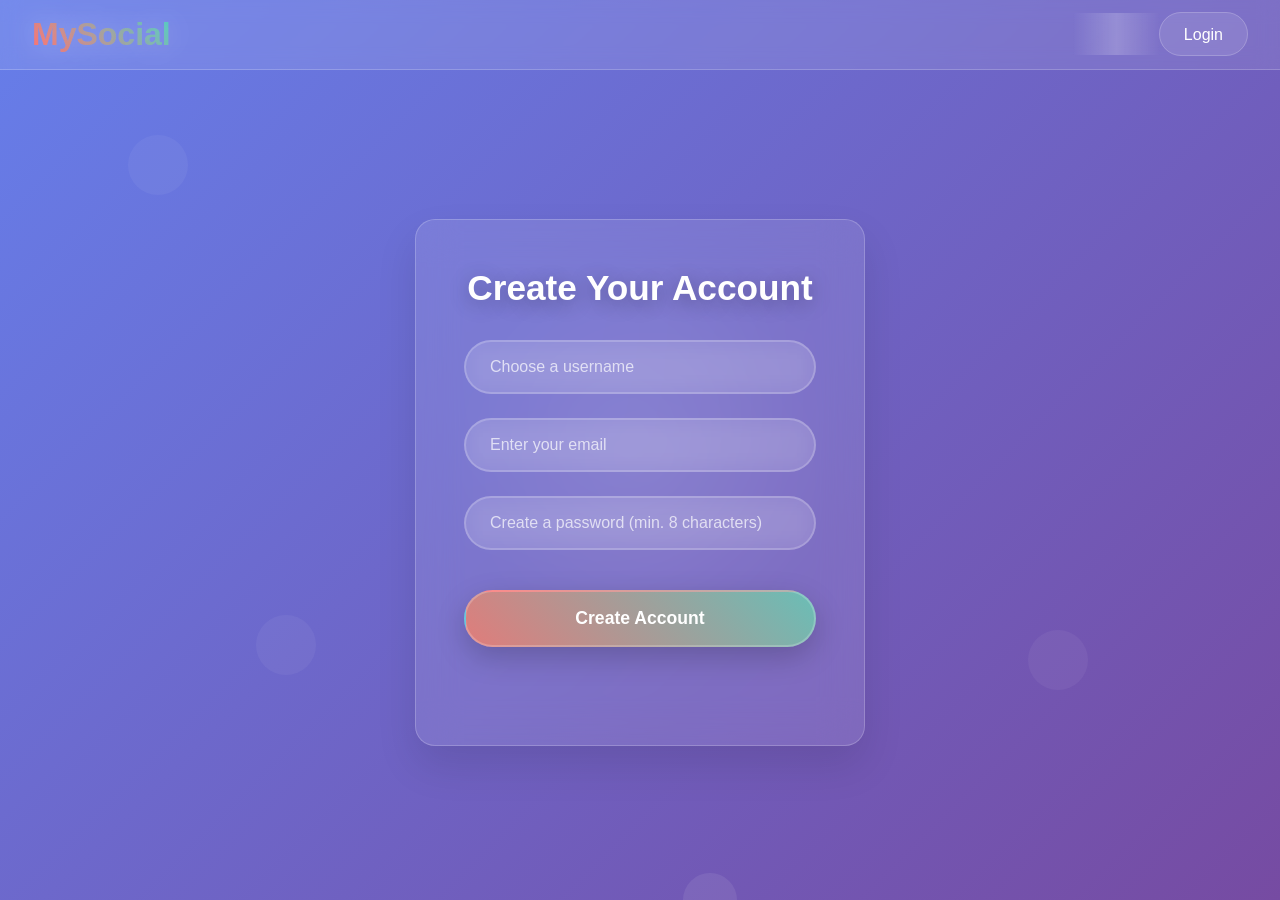
<file: frontend/signup.html>
<!DOCTYPE html>
<html lang="en">
<head>
    <meta charset="UTF-8" />
    <meta name="viewport" content="width=device-width, initial-scale=1.0" />
    <title>Signup - MySocial</title>
    <style>
        * {
            margin: 0;
            padding: 0;
            box-sizing: border-box;
        }

        body {
            font-family: 'Inter', -apple-system, BlinkMacSystemFont, 'Segoe UI', Roboto, sans-serif;
            background: linear-gradient(135deg, #667eea 0%, #764ba2 100%);
            min-height: 100vh;
            color: #333;
            overflow-x: hidden;
            display: flex;
            flex-direction: column;
        }

        /* Animated background elements */
        body::before {
            content: '';
            position: fixed;
            top: -50%;
            left: -50%;
            width: 200%;
            height: 200%;
            background: url('data:image/svg+xml,<svg xmlns="http://www.w3.org/2000/svg" viewBox="0 0 100 100"><circle cx="25" cy="25" r="2" fill="rgba(255,255,255,0.1)"/><circle cx="75" cy="75" r="1.5" fill="rgba(255,255,255,0.08)"/><circle cx="50" cy="10" r="1" fill="rgba(255,255,255,0.12)"/></svg>');
            animation: float 20s infinite linear;
            pointer-events: none;
            z-index: -1;
        }

        @keyframes float {
            0% { transform: translate(0, 0) rotate(0deg); }
            100% { transform: translate(-50px, -50px) rotate(360deg); }
        }

        /* Header Styles */
        .navbar {
            position: fixed;
            top: 0;
            width: 100%;
            z-index: 1000;
            backdrop-filter: blur(10px);
            background: rgba(255, 255, 255, 0.1);
            border-bottom: 1px solid rgba(255, 255, 255, 0.2);
            padding: 1rem 2rem;
            display: flex;
            justify-content: space-between;
            align-items: center;
        }

        .logo {
            font-size: 2rem;
            font-weight: bold;
            background: linear-gradient(45deg, #ff6b6b, #4ecdc4);
            -webkit-background-clip: text;
            -webkit-text-fill-color: transparent;
            background-clip: text;
            text-shadow: 0 0 30px rgba(255, 255, 255, 0.3);
            cursor: pointer;
            transition: transform 0.3s ease;
            text-decoration: none;
        }

        .logo:hover {
            transform: scale(1.05);
        }

        .nav-links {
            display: flex;
            list-style: none;
            gap: 2rem;
        }

        .nav-links a {
            color: white;
            text-decoration: none;
            font-weight: 500;
            padding: 0.8rem 1.5rem;
            border-radius: 50px;
            background: rgba(255, 255, 255, 0.1);
            backdrop-filter: blur(10px);
            border: 1px solid rgba(255, 255, 255, 0.2);
            transition: all 0.3s cubic-bezier(0.4, 0, 0.2, 1);
            position: relative;
            overflow: hidden;
        }

        .nav-links a::before {
            content: '';
            position: absolute;
            top: 0;
            left: -100%;
            width: 100%;
            height: 100%;
            background: linear-gradient(90deg, transparent, rgba(255, 255, 255, 0.2), transparent);
            transition: left 0.5s ease;
        }

        .nav-links a:hover::before {
            left: 100%;
        }

        .nav-links a:hover {
            transform: translateY(-2px);
            background: rgba(255, 255, 255, 0.2);
            box-shadow: 0 10px 20px rgba(0, 0, 0, 0.1);
        }

        /* Container Styles */
        .container {
            flex: 1;
            display: flex;
            justify-content: center;
            align-items: center;
            padding: 6rem 1rem 2rem;
            min-height: 100vh;
            position: relative;
        }

        .container::before {
            content: '';
            position: absolute;
            width: 400px;
            height: 400px;
            background: radial-gradient(circle, rgba(255, 255, 255, 0.1) 0%, transparent 70%);
            border-radius: 50%;
            top: 50%;
            left: 50%;
            transform: translate(-50%, -50%);
            animation: pulse 4s ease-in-out infinite;
            z-index: -1;
        }

        @keyframes pulse {
            0%, 100% { transform: translate(-50%, -50%) scale(1); opacity: 0.3; }
            50% { transform: translate(-50%, -50%) scale(1.2); opacity: 0.6; }
        }

        .card {
            background: rgba(255, 255, 255, 0.1);
            backdrop-filter: blur(20px);
            padding: 3rem;
            border-radius: 20px;
            border: 1px solid rgba(255, 255, 255, 0.2);
            box-shadow: 0 20px 40px rgba(0, 0, 0, 0.1);
            width: 100%;
            max-width: 450px;
            animation: slideUp 0.8s ease-out;
        }

        @keyframes slideUp {
            from {
                opacity: 0;
                transform: translateY(30px);
            }
            to {
                opacity: 1;
                transform: translateY(0);
            }
        }

        h2 {
            font-size: 2.2rem;
            font-weight: 700;
            color: white;
            margin-bottom: 2rem;
            text-align: center;
            text-shadow: 0 4px 20px rgba(0, 0, 0, 0.3);
        }

        .form-group {
            margin-bottom: 1.5rem;
            position: relative;
        }

        input {
            width: 100%;
            padding: 1rem 1.5rem;
            border: 2px solid rgba(255, 255, 255, 0.2);
            border-radius: 50px;
            background: rgba(255, 255, 255, 0.1);
            backdrop-filter: blur(10px);
            color: white;
            font-size: 1rem;
            font-family: inherit;
            transition: all 0.3s ease;
            outline: none;
        }

        input:focus {
            border-color: rgba(255, 255, 255, 0.5);
            background: rgba(255, 255, 255, 0.15);
            transform: translateY(-2px);
            box-shadow: 0 10px 20px rgba(0, 0, 0, 0.1);
        }

        input::placeholder {
            color: rgba(255, 255, 255, 0.7);
        }

        input.error {
            border-color: rgba(245, 101, 101, 0.6);
            background: rgba(245, 101, 101, 0.1);
        }

        input.success {
            border-color: rgba(72, 187, 120, 0.6);
            background: rgba(72, 187, 120, 0.1);
        }

        .error-message {
            color: #fc8181;
            font-size: 0.85rem;
            margin-top: 0.5rem;
            margin-left: 1rem;
            font-weight: 500;
            opacity: 0;
            transform: translateY(-10px);
            transition: all 0.3s ease;
        }

        .error-message.show {
            opacity: 1;
            transform: translateY(0);
        }

        .btn {
            width: 100%;
            background: linear-gradient(45deg, #ff6b6b, #4ecdc4, #45b7d1);
            background-size: 300% 300%;
            color: white;
            border: none;
            padding: 1rem 2rem;
            border-radius: 50px;
            font-weight: 600;
            font-size: 1.1rem;
            font-family: inherit;
            cursor: pointer;
            transition: all 0.4s cubic-bezier(0.4, 0, 0.2, 1);
            box-shadow: 0 10px 30px rgba(0, 0, 0, 0.2);
            border: 2px solid rgba(255, 255, 255, 0.2);
            position: relative;
            overflow: hidden;
            margin-top: 1rem;
        }

        .btn::before {
            content: '';
            position: absolute;
            top: 0;
            left: -100%;
            width: 100%;
            height: 100%;
            background: linear-gradient(90deg, transparent, rgba(255, 255, 255, 0.3), transparent);
            transition: left 0.6s ease;
        }

        .btn:hover::before {
            left: 100%;
        }

        .btn:hover {
            transform: translateY(-3px);
            box-shadow: 0 15px 35px rgba(0, 0, 0, 0.3);
            background-position: 100% 0;
            animation: gradientShift 2s ease infinite;
        }

        @keyframes gradientShift {
            0%, 100% { background-position: 0% 50%; }
            50% { background-position: 100% 50%; }
        }

        .btn:active {
            transform: translateY(-1px);
        }

        .btn:disabled {
            opacity: 0.7;
            cursor: not-allowed;
            transform: none;
        }

        /* Success message */
        .success-message {
            background: rgba(72, 187, 120, 0.2);
            border: 1px solid rgba(72, 187, 120, 0.4);
            color: #68d391;
            padding: 1rem;
            border-radius: 10px;
            text-align: center;
            margin-top: 1rem;
            backdrop-filter: blur(10px);
            opacity: 0;
            transform: translateY(10px);
            transition: all 0.3s ease;
        }

        .success-message.show {
            opacity: 1;
            transform: translateY(0);
        }

        /* Floating elements */
        .floating-element {
            position: absolute;
            width: 60px;
            height: 60px;
            background: rgba(255, 255, 255, 0.05);
            border-radius: 50%;
            animation: float-around 15s infinite ease-in-out;
        }

        .floating-element:nth-child(1) {
            top: 15%;
            left: 10%;
            animation-delay: 0s;
        }

        .floating-element:nth-child(2) {
            top: 70%;
            right: 15%;
            animation-delay: -5s;
        }

        .floating-element:nth-child(3) {
            bottom: 25%;
            left: 20%;
            animation-delay: -10s;
        }

        @keyframes float-around {
            0%, 100% { transform: translateY(0px) rotate(0deg); }
            33% { transform: translateY(-20px) rotate(120deg); }
            66% { transform: translateY(15px) rotate(240deg); }
        }

        /* Input validation icons */
        .form-group::after {
            content: '';
            position: absolute;
            right: 1rem;
            top: 50%;
            transform: translateY(-50%);
            width: 20px;
            height: 20px;
            border-radius: 50%;
            opacity: 0;
            transition: all 0.3s ease;
        }

        .form-group.valid::after {
            content: '✓';
            background: rgba(72, 187, 120, 0.8);
            color: white;
            display: flex;
            align-items: center;
            justify-content: center;
            font-size: 12px;
            font-weight: bold;
            opacity: 1;
        }

        .form-group.invalid::after {
            content: '✕';
            background: rgba(245, 101, 101, 0.8);
            color: white;
            display: flex;
            align-items: center;
            justify-content: center;
            font-size: 12px;
            font-weight: bold;
            opacity: 1;
        }

        /* Responsive Design */
        @media (max-width: 768px) {
            .navbar {
                padding: 1rem;
            }

            .logo {
                font-size: 1.5rem;
            }

            .nav-links a {
                padding: 0.6rem 1rem;
                font-size: 0.9rem;
            }

            .container {
                padding: 5rem 1rem 1rem;
            }

            .card {
                padding: 2rem;
                max-width: 400px;
            }

            h2 {
                font-size: 1.8rem;
            }
        }

        @media (max-width: 480px) {
            .container {
                padding: 4rem 1rem 1rem;
            }

            .card {
                padding: 1.5rem;
                max-width: 350px;
            }

            h2 {
                font-size: 1.6rem;
                margin-bottom: 1.5rem;
            }

            input {
                padding: 0.8rem 1.2rem;
            }

            .btn {
                padding: 0.8rem 1.5rem;
                font-size: 1rem;
            }
        }
    </style>
</head>
<body>
    <div class="floating-element"></div>
    <div class="floating-element"></div>
    <div class="floating-element"></div>

    <nav class="navbar">
        <a href="index.html" class="logo">MySocial</a>
        <ul class="nav-links">
            <li><a href="login.html">Login</a></li>
        </ul>
    </nav>

    <div class="container">
        <div class="card">
            <h2>Create Your Account</h2>
            <form id="signupForm" novalidate>
                <div class="form-group">
                    <input type="text" id="username" placeholder="Choose a username" required />
                    <div id="usernameError" class="error-message"></div>
                </div>
                <div class="form-group">
                    <input type="email" id="email" placeholder="Enter your email" required />
                    <div id="emailError" class="error-message"></div>
                </div>
                <div class="form-group">
                    <input type="password" id="password" placeholder="Create a password (min. 8 characters)" required />
                    <div id="passwordError" class="error-message"></div>
                </div>
                <button type="submit" class="btn">Create Account</button>
                <div id="successMessage" class="success-message"></div>
            </form>
        </div>
    </div>

    <script>
        const signupForm = document.getElementById("signupForm");
        const usernameInput = document.getElementById("username");
        const emailInput = document.getElementById("email");
        const passwordInput = document.getElementById("password");
        const submitBtn = document.querySelector('.btn');
        const successMessage = document.getElementById("successMessage");

        // Helper functions
        const showError = (field, message) => {
            const errorEl = document.getElementById(`${field}Error`);
            const inputEl = document.getElementById(field);
            const formGroup = inputEl.parentElement;
            
            errorEl.textContent = message;
            errorEl.classList.add('show');
            inputEl.classList.add('error');
            inputEl.classList.remove('success');
            formGroup.classList.add('invalid');
            formGroup.classList.remove('valid');
        };

        const clearError = (field) => {
            const errorEl = document.getElementById(`${field}Error`);
            const inputEl = document.getElementById(field);
            const formGroup = inputEl.parentElement;
            
            errorEl.textContent = '';
            errorEl.classList.remove('show');
            inputEl.classList.remove('error');
            formGroup.classList.remove('invalid');
            
            if (inputEl.value.trim()) {
                inputEl.classList.add('success');
                formGroup.classList.add('valid');
            }
        };

        const validateField = (field, value) => {
            switch (field) {
                case 'username':
                    if (value.length < 3) {
                        showError('username', 'Username must be at least 3 characters long.');
                        return false;
                    } else if (!/^[a-zA-Z0-9_]+$/.test(value)) {
                        showError('username', 'Username can only contain letters, numbers, and underscores.');
                        return false;
                    } else {
                        clearError('username');
                        return true;
                    }
                case 'email':
                    const emailRegex = /^[^\s@]+@[^\s@]+\.[^\s@]+$/;
                    if (!emailRegex.test(value)) {
                        showError('email', 'Please enter a valid email address.');
                        return false;
                    } else {
                        clearError('email');
                        return true;
                    }
                case 'password':
                    if (value.length < 8) {
                        showError('password', 'Password must be at least 8 characters long.');
                        return false;
                    } else if (!/(?=.*[a-z])(?=.*[A-Z])(?=.*\d)/.test(value)) {
                        showError('password', 'Password must contain at least one lowercase letter, one uppercase letter, and one number.');
                        return false;
                    } else {
                        clearError('password');
                        return true;
                    }
                default:
                    return true;
            }
        };

        // Real-time validation
        usernameInput.addEventListener('input', () => {
            if (usernameInput.value.trim()) {
                validateField('username', usernameInput.value.trim());
            } else {
                clearError('username');
                usernameInput.classList.remove('success');
                usernameInput.parentElement.classList.remove('valid');
            }
        });

        emailInput.addEventListener('input', () => {
            if (emailInput.value.trim()) {
                validateField('email', emailInput.value.trim());
            } else {
                clearError('email');
                emailInput.classList.remove('success');
                emailInput.parentElement.classList.remove('valid');
            }
        });

        passwordInput.addEventListener('input', () => {
            if (passwordInput.value.trim()) {
                validateField('password', passwordInput.value.trim());
            } else {
                clearError('password');
                passwordInput.classList.remove('success');
                passwordInput.parentElement.classList.remove('valid');
            }
        });

        // Form submission
        signupForm.addEventListener("submit", function (e) {
            e.preventDefault();

            // Clear previous success message
            successMessage.classList.remove('show');

            const username = usernameInput.value.trim();
            const email = emailInput.value.trim();
            const password = passwordInput.value.trim();
            
            let isValid = true;

            // Validate all fields
            if (!validateField('username', username)) isValid = false;
            if (!validateField('email', email)) isValid = false;
            if (!validateField('password', password)) isValid = false;

            if (!isValid) return;

            // Show loading state
            submitBtn.textContent = 'Creating Account...';
            submitBtn.disabled = true;

            // Simulate API call delay
            setTimeout(() => {
                // Note: Using localStorage simulation - in real app use proper backend
                const users = JSON.parse(localStorage.getItem("users")) || [];
                
                // Check if username or email is already taken
                if (users.find(user => user.username === username)) {
                    showError('username', 'Username is already taken.');
                    submitBtn.textContent = 'Create Account';
                    submitBtn.disabled = false;
                    return;
                }
                
                if (users.find(user => user.email === email)) {
                    showError('email', 'An account with this email already exists.');
                    submitBtn.textContent = 'Create Account';
                    submitBtn.disabled = false;
                    return;
                }
                
                // Add new user
                const newUser = { username, email, password, bio: `Hi, I'm ${username}!` };
                users.push(newUser);
                localStorage.setItem("users", JSON.stringify(users));

                // Show success message
                successMessage.textContent = `Account created successfully! Welcome to MySocial, ${username}! 🎉`;
                successMessage.classList.add('show');

                // Reset form
                signupForm.reset();
                document.querySelectorAll('.form-group').forEach(group => {
                    group.classList.remove('valid', 'invalid');
                });
                document.querySelectorAll('input').forEach(input => {
                    input.classList.remove('success', 'error');
                });
                document.querySelectorAll('.error-message').forEach(error => {
                    error.classList.remove('show');
                });

                submitBtn.textContent = 'Create Account';
                submitBtn.disabled = false;

                // Redirect after success
                setTimeout(() => {
                    window.location.href = "login.html";
                }, 2000);
            }, 1500);
        });

        // Input focus animations
        const inputs = document.querySelectorAll('input');
        inputs.forEach(input => {
            input.addEventListener('focus', function() {
                this.style.transform = 'translateY(-2px)';
            });
            
            input.addEventListener('blur', function() {
                if (!this.value) {
                    this.style.transform = 'translateY(0)';
                }
            });
        });
    </script>
</body>
</html>
</file>
<file: frontend/style.css>
body {
  font-family: Arial, sans-serif;
  margin: 0;
  padding: 0;
  background: #f5f5f5;
}

.navbar {
  display: flex;
  justify-content: space-between;
  align-items: center;
  background: #333;
  padding: 1rem;
}

.navbar .logo {
  color: #fff;
  font-size: 1.2rem;
  font-weight: bold;
  padding-left: 2.2rem;
}

.nav-links {
  list-style: none;
  display: flex;
  gap: 1rem;
}

.nav-links a {
  color: white;
  text-decoration: none;
  padding: 0.5rem 1rem;
  border-radius: 5px;
}

.nav-links a:hover {
  background: #555;
}

main {
  padding: 2rem;
}

.form-container {
  text-align: center;
  margin-top: 2rem;
}

input,
textarea {
  padding: 0.7rem;
  margin: 0.5rem;
  width: 250px;
}

button {
  padding: 0.7rem;
  margin: 0.5rem;
  background: #333;
  color: white;
  border: none;
  cursor: pointer;
}

button:hover {
  background: #444;
}

.post {
  background: #fff;
  border: 1px solid #ddd;
  padding: 1rem;
  margin: 1rem 0;
  border-radius: 8px;
}

.post img {
  max-width: 25%;
  border-radius: 8px;
}

.sidebar {
  background: #fff;
  padding: 1rem;
  margin: 1rem;
  border-radius: 8px;
}

.actions {
  margin-top: 0.5rem;
}

.actions button {
  margin-right: 0.5rem;
  cursor: pointer;
}

.comments {
  margin-top: 0.5rem;
  padding-left: 1rem;
  font-size: 0.9rem;
  color: #333;
}

#feed {
  display: grid;
  grid-template-columns: repeat(2, 1fr);
  /* 2 posts per row */
  gap: 1rem;
}

.post {
  border: 1px solid #ccc;
  padding: 1rem;
  border-radius: 8px;
  background: #fafafa;
}
</file>
